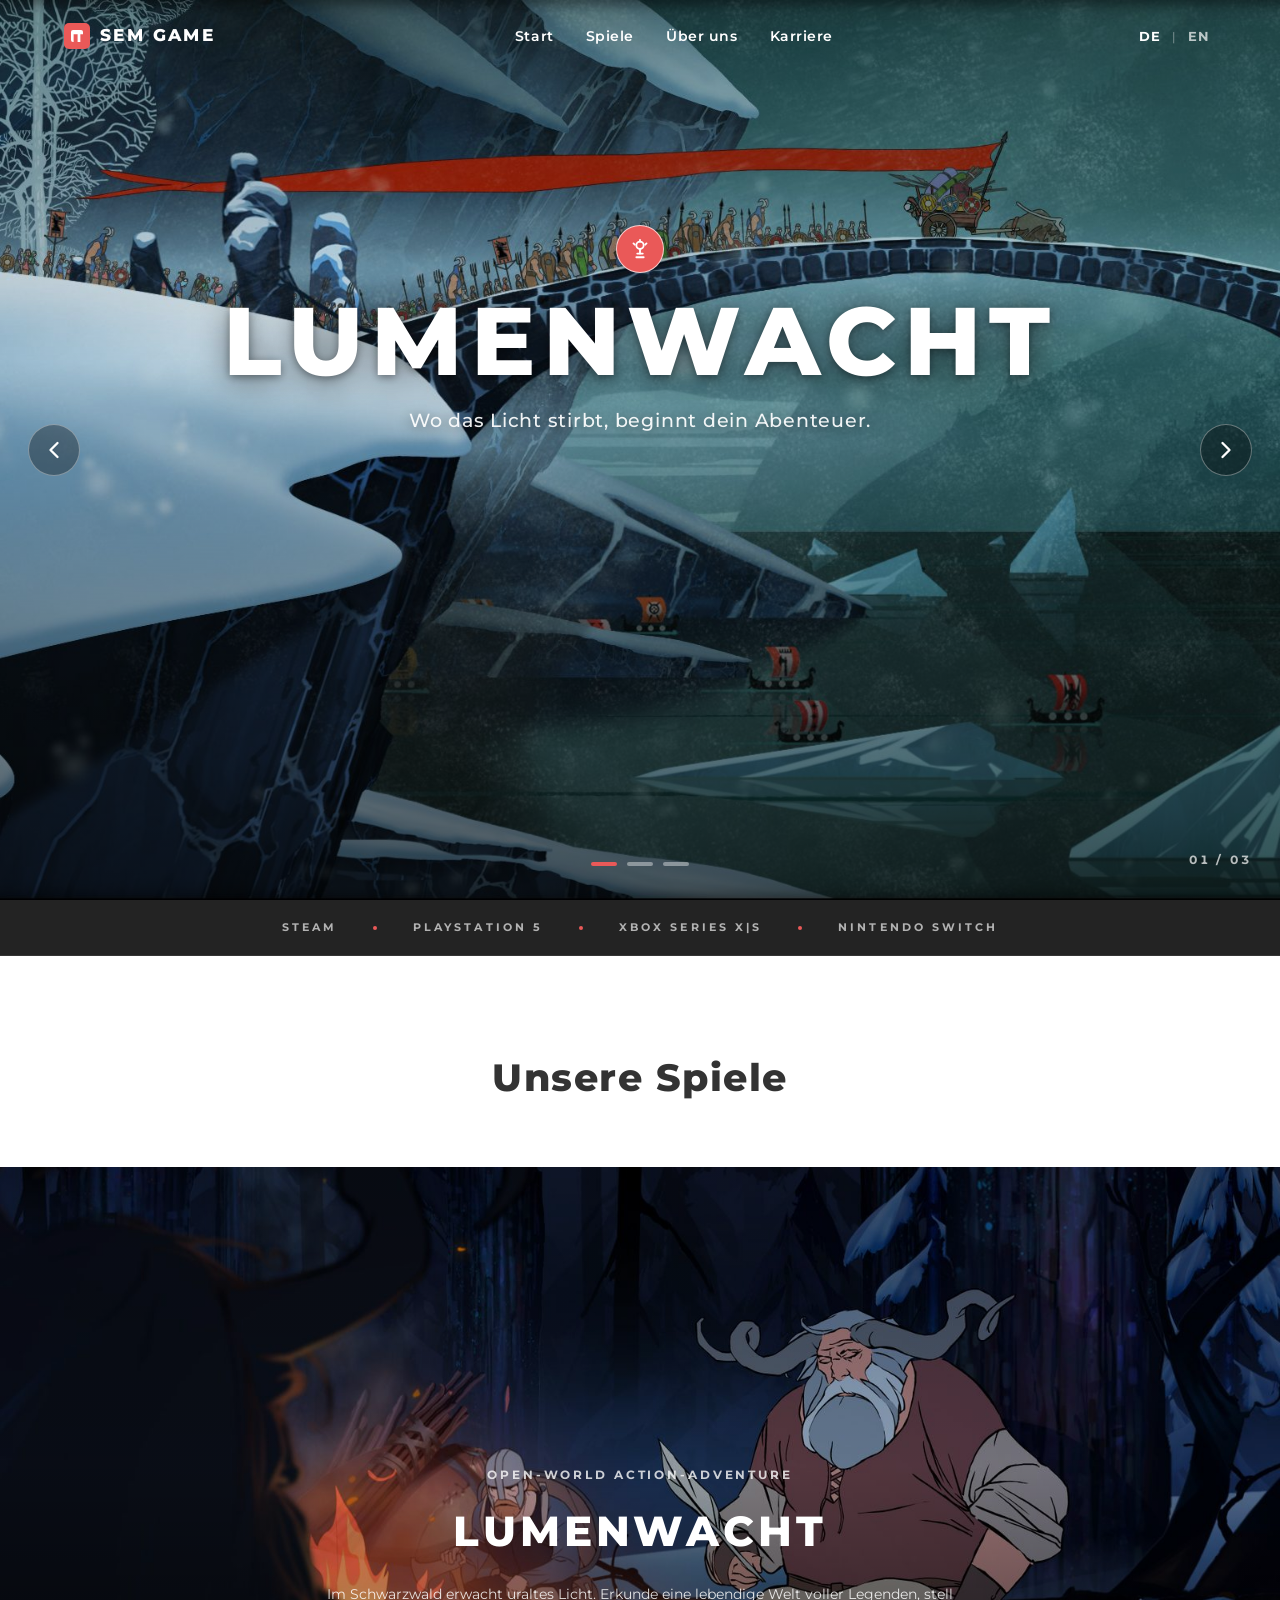
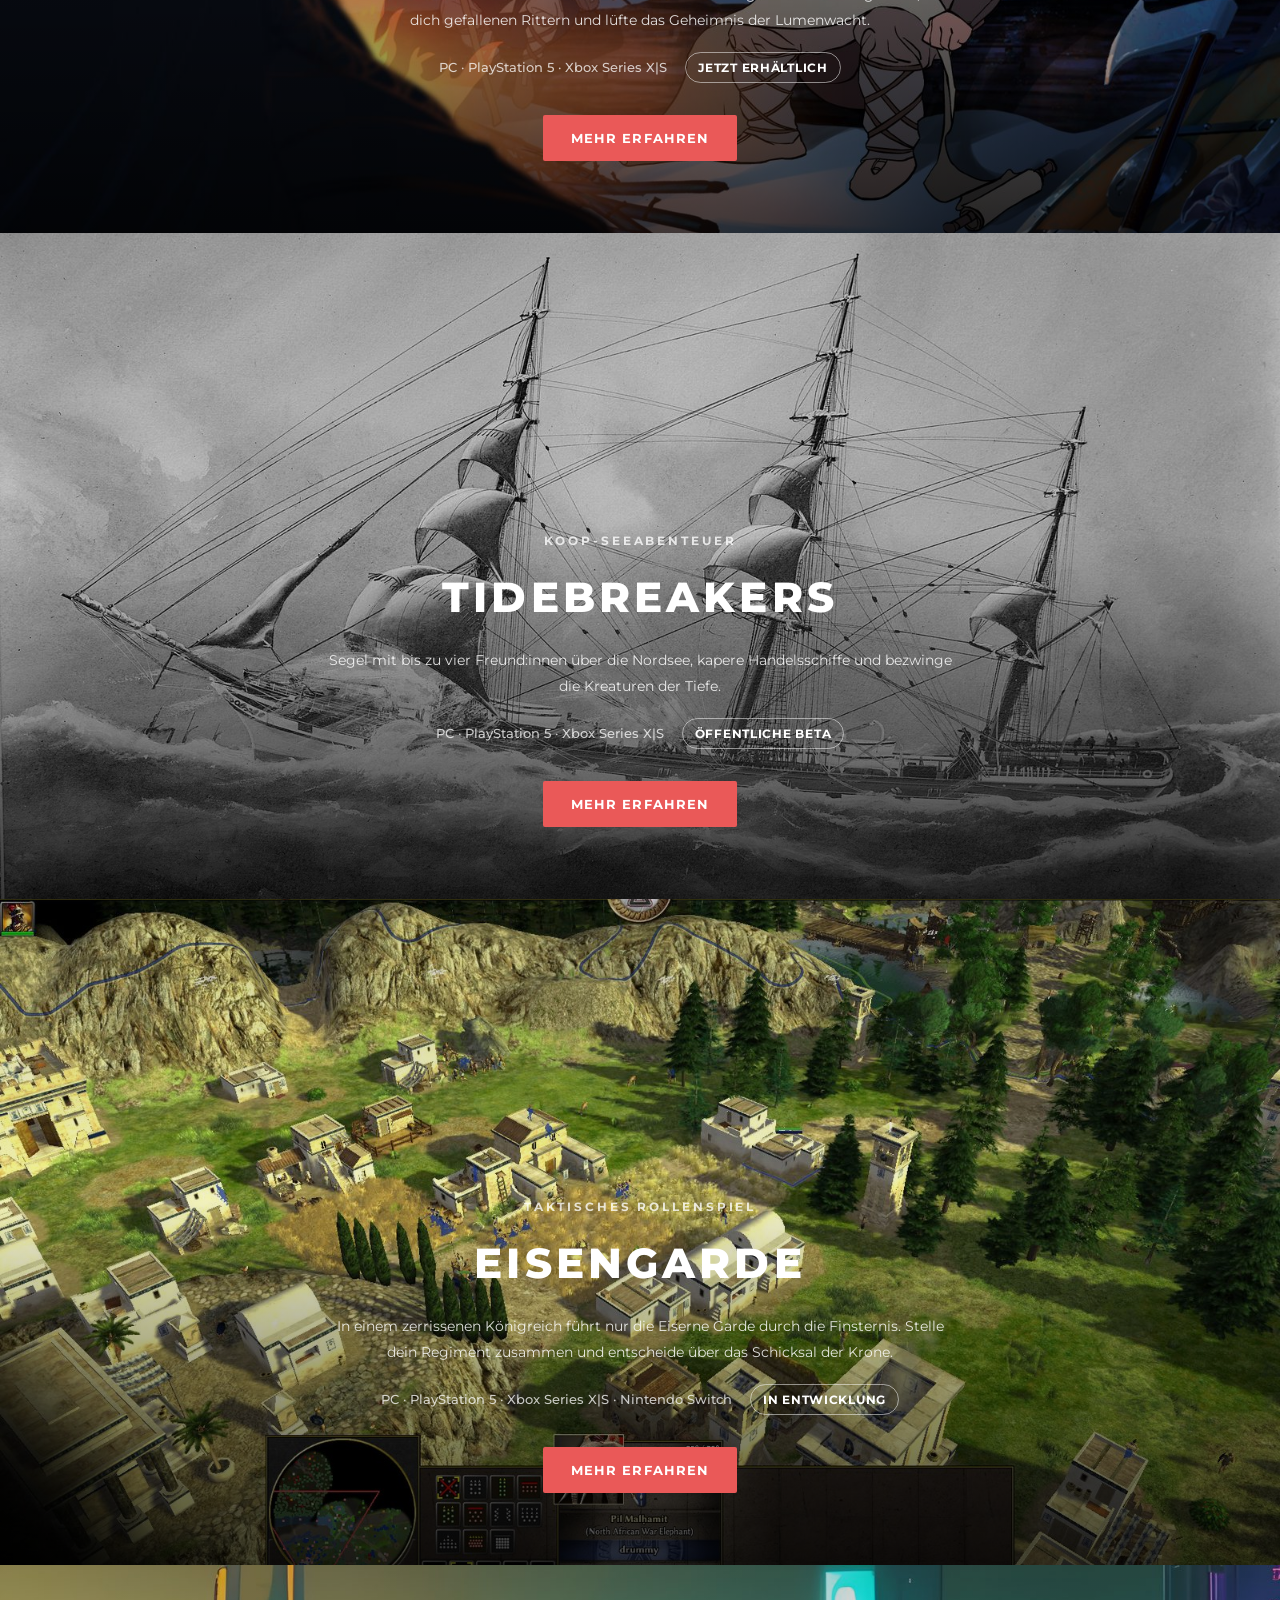
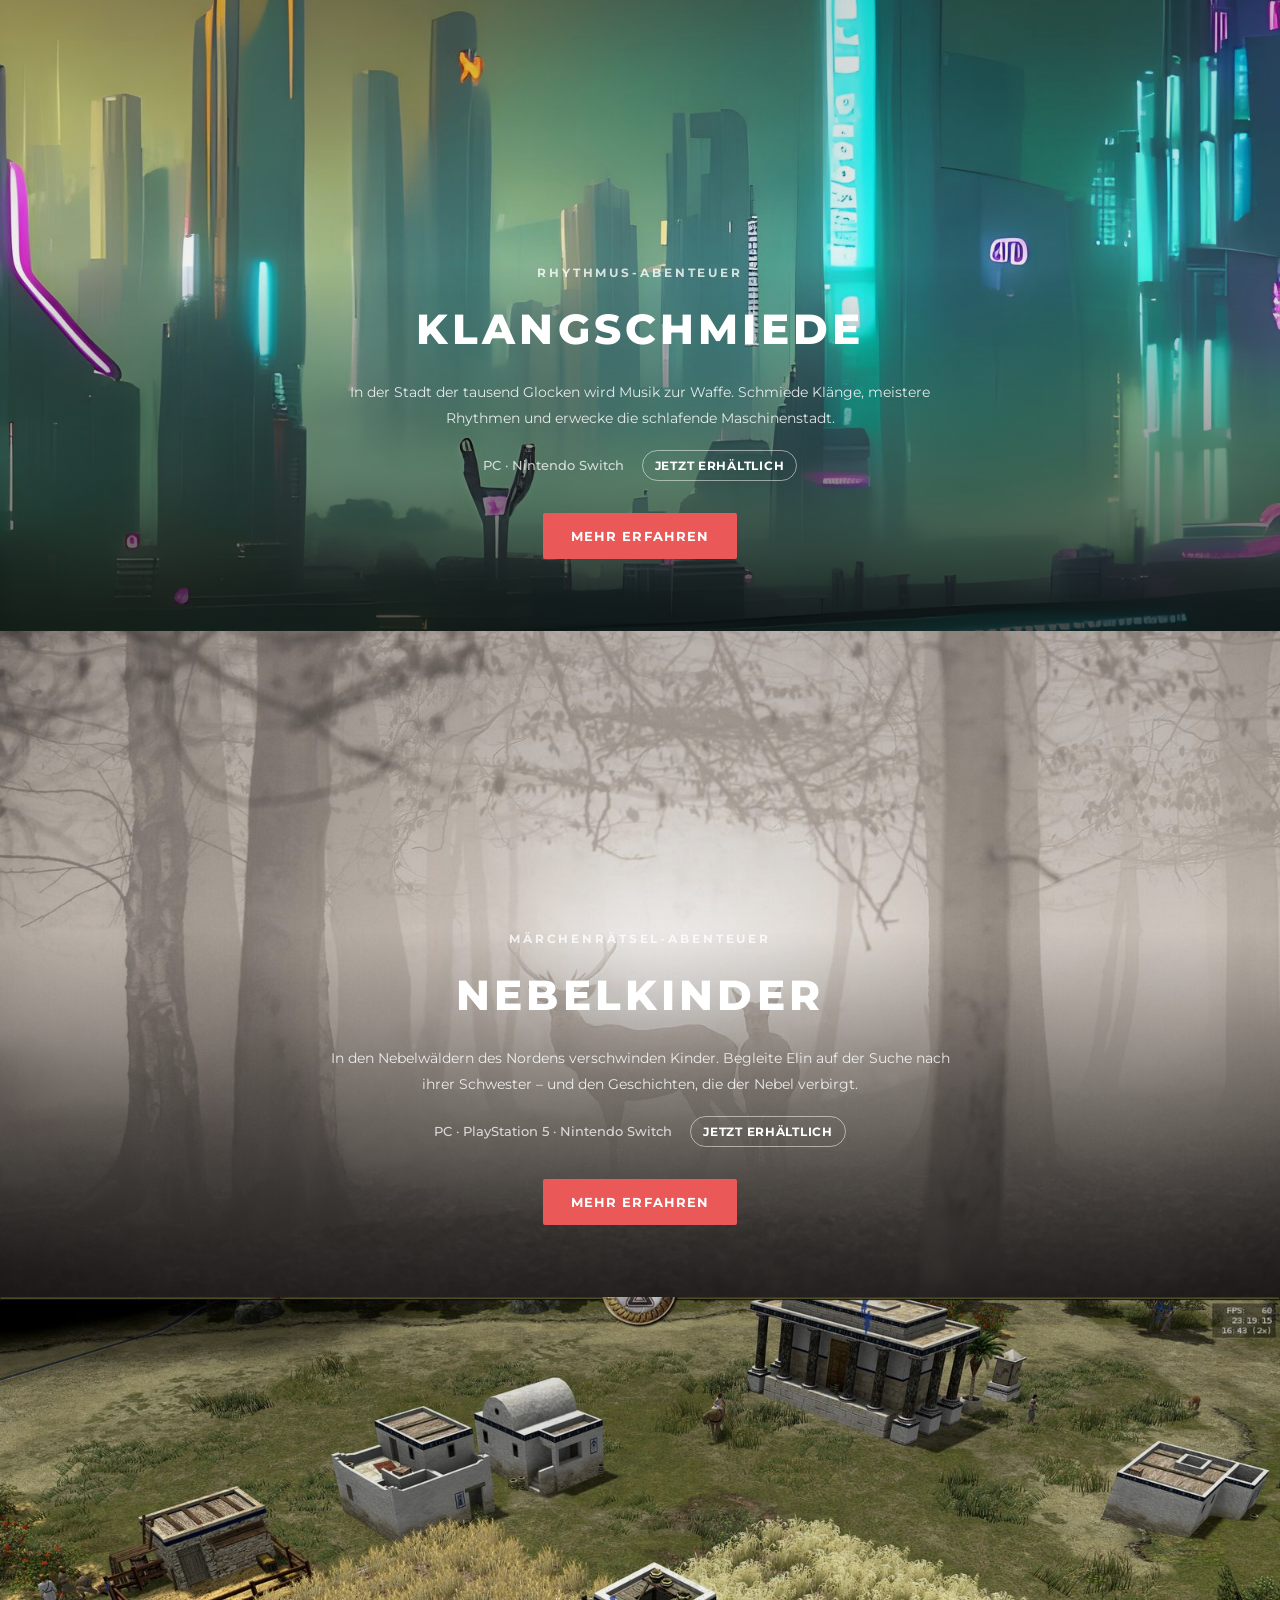
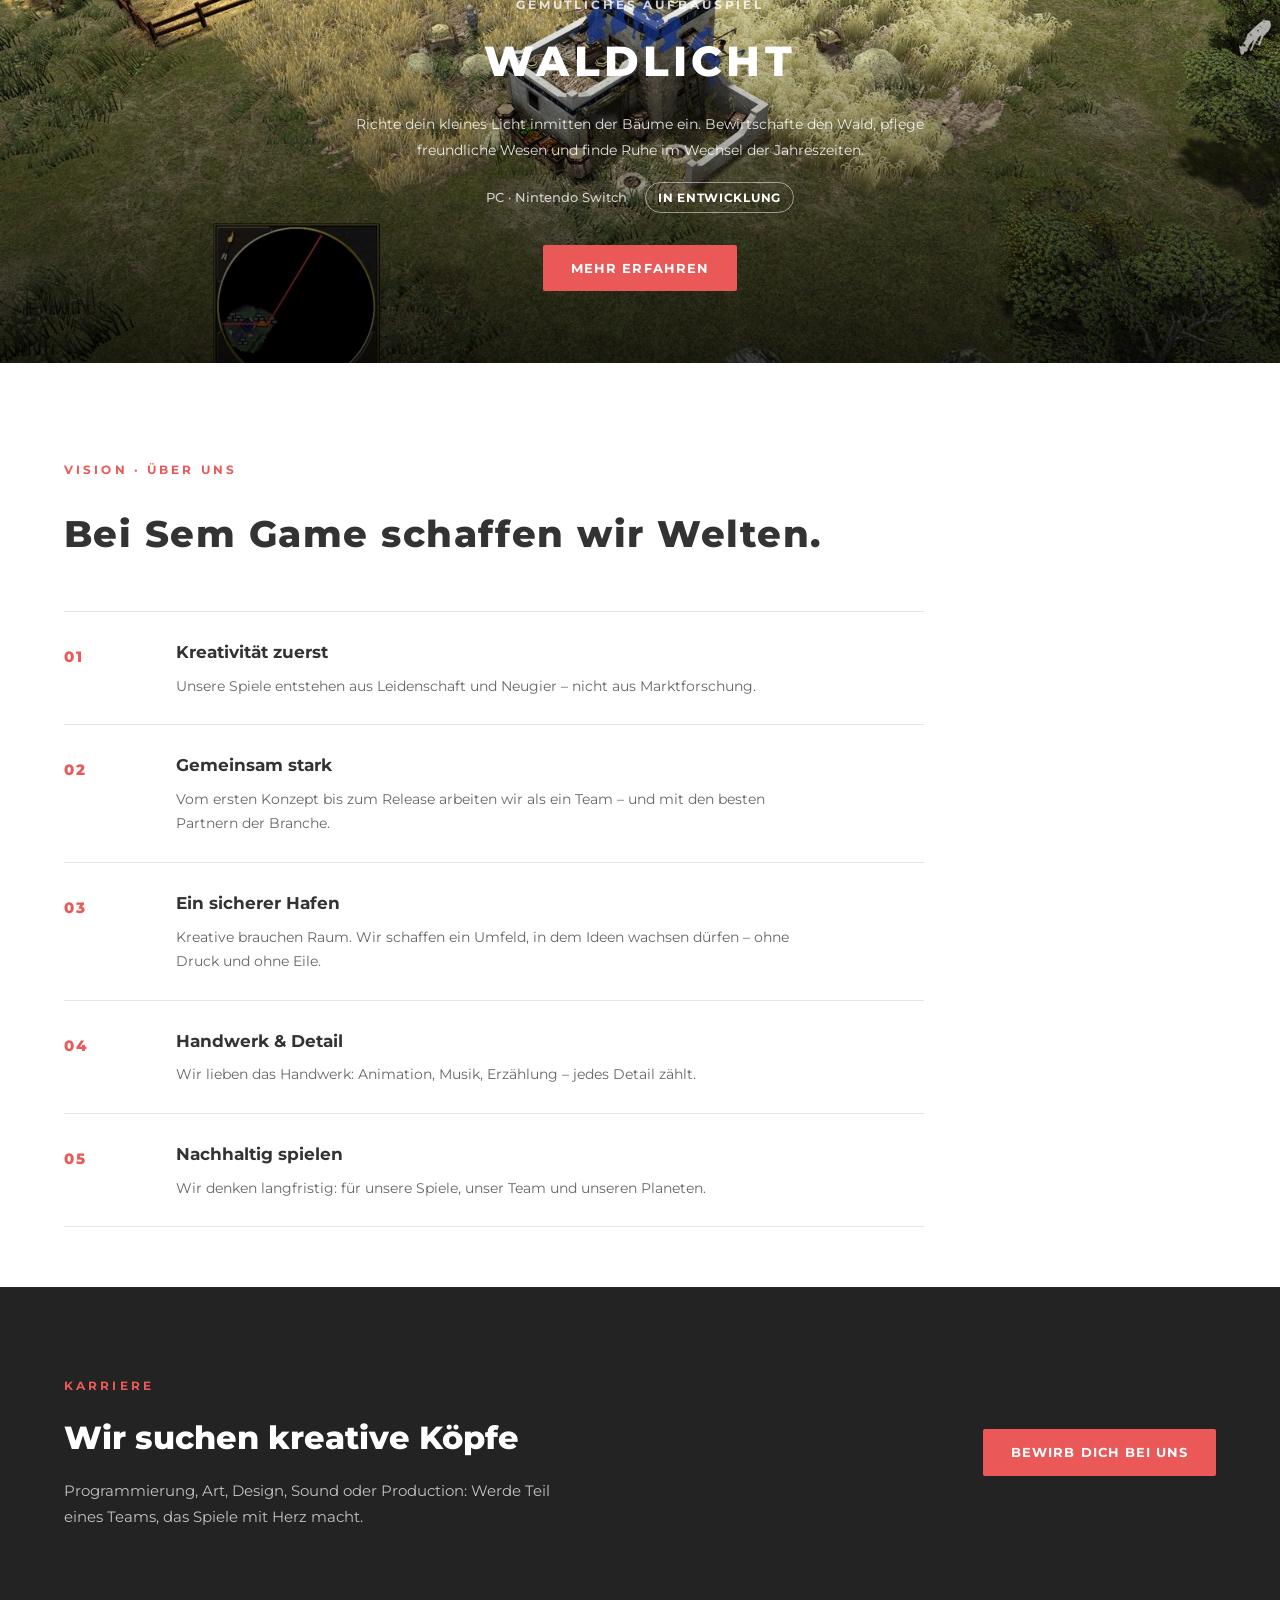
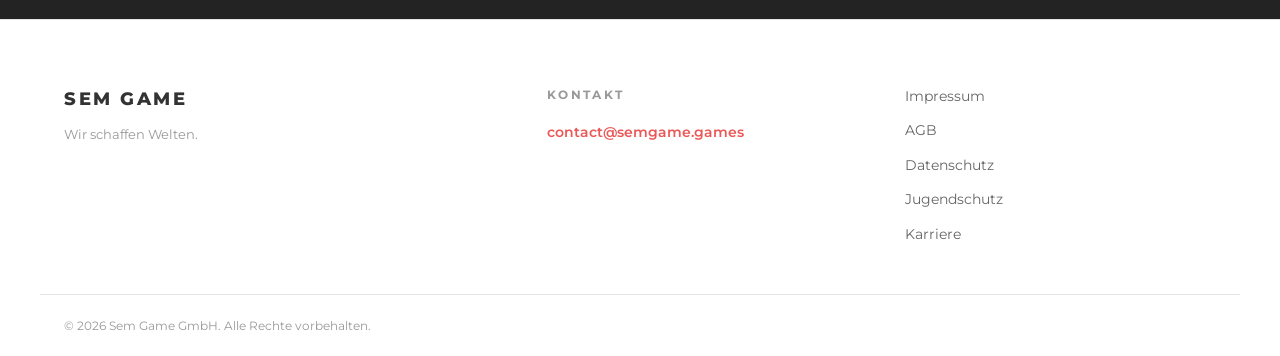
<file: index.html>
<!DOCTYPE html>
<html lang="de" data-lang="de">
<head>
<meta charset="UTF-8">
<meta name="viewport" content="width=device-width, initial-scale=1.0">
<title>Sem Game GmbH – Wir schaffen Welten</title>
<meta name="description" content="Sem Game GmbH ist ein unabhängiges Spielestudio aus Deutschland. Wir entwickeln Lumenwacht, Tidebreakers, Eisengarde und weitere Spiele für PC, PlayStation, Xbox und Nintendo Switch.">
<meta property="og:title" content="Sem Game GmbH">
<meta property="og:description" content="Wir schaffen Welten. Indie-Games aus Deutschland.">
<meta property="og:type" content="website">
<meta property="og:url" content="https://semgame.games">
<link rel="icon" href="data:image/svg+xml,%3Csvg xmlns='http://www.w3.org/2000/svg' viewBox='0 0 32 32'%3E%3Crect width='32' height='32' rx='6' fill='%23ea5958'/%3E%3Cpath d='M9 11h14v3.2l-2.6 6.8h-3.4l-1.5-4.4-1.5 4.4h-3.4L9 14.2V11zm4.6 2v1.4h4.8V13h-4.8z' fill='%23fff'/%3E%3C/svg%3E">
<link rel="preconnect" href="https://fonts.googleapis.com">
<link rel="preconnect" href="https://fonts.gstatic.com" crossorigin>
<link href="https://fonts.googleapis.com/css2?family=Montserrat:wght@400;500;600;700;800&display=swap" rel="stylesheet">
<link rel="stylesheet" href="assets/css/style.css?v=11">
</head>
<body>

<!-- ===================== NAV ===================== -->
<header class="site-header" id="siteHeader">
  <div class="container header-inner">
    <a href="#top" class="logo" aria-label="Sem Game – Home">
      <span class="logo-mark" aria-hidden="true"></span>
      <span class="logo-text">SEM&nbsp;GAME</span>
    </a>
    <nav class="main-nav" id="mainNav" aria-label="Hauptnavigation">
      <a href="#top" data-i18n="nav.home">Start</a>
      <a href="#games" data-i18n="nav.games">Spiele</a>
      <a href="#about" data-i18n="nav.about">Über&nbsp;uns</a>
      <a href="#careers" data-i18n="nav.careers">Karriere</a>
    </nav>
    <div class="header-right">
      <div class="lang-switch" role="group" aria-label="Sprache / Language">
        <button type="button" class="lang-btn is-active" data-lang-btn="de" aria-pressed="true">DE</button>
        <span class="lang-sep" aria-hidden="true">|</span>
        <button type="button" class="lang-btn" data-lang-btn="en" aria-pressed="false">EN</button>
      </div>
      <button type="button" class="nav-toggle" id="navToggle" aria-label="Menü" aria-expanded="false">
        <span></span><span></span><span></span>
      </button>
    </div>
  </div>
</header>

<main id="top">

<!-- ===================== HERO ===================== -->
<section class="hero" id="hero">
  <div class="hero-slides">

    <div class="hero-slide is-active">
      <img src="assets/img/hero-1-lumenwacht.jpg" alt="Lumenwacht" fetchpriority="high">
      <div class="hero-overlay"></div>
      <div class="hero-center">
        <div class="hero-emblem" aria-hidden="true">
          <svg viewBox="0 0 24 24" width="22" height="22" fill="none" stroke="currentColor" stroke-width="2" stroke-linecap="round" stroke-linejoin="round"><circle cx="12" cy="8" r="4"/><path d="M12 2v2"/><path d="M4.9 5.9l1.4 1.4"/><path d="M19.1 5.9l-1.4 1.4"/><path d="M8 21h8"/><path d="M9 17h6"/><path d="M12 12v5"/></svg>
        </div>
        <h1 class="hero-title hero-title-center">LUMENWACHT</h1>
        <p class="hero-tagline" data-i18n="hero1.tag">Wo das Licht stirbt, beginnt dein Abenteuer.</p>
      </div>
      <div class="container hero-content">
        <p class="hero-eyebrow" data-i18n="hero.eyebrow">Sem Game Studio · Indie-Games aus Deutschland</p>
        <p class="hero-kicker" data-i18n="hero1.kicker">Open-World Action-Adventure</p>
        <p class="hero-desc" data-i18n="hero1.desc">Ein Open-World-Action-Adventure im Herzen des Schwarzwalds. Als Hüterin des Lichts trittst du den Schatten entgegen, die zwischen den Wurzeln der uralten Wälder erwachen. Erkunde eine lebendige Welt voller Legenden und lüfte das Geheimnis der Lumenwacht.</p>
        <p class="hero-platform">PC · PlayStation 5 · Xbox Series X|S</p>
        <div class="hero-actions">
          <a href="#games" class="btn btn-primary" data-i18n="hero1.cta1">Mehr erfahren</a>
        </div>
      </div>
    </div>

    <div class="hero-slide">
      <img src="assets/img/hero-2-tidebreakers.jpg" alt="Tidebreakers">
      <div class="hero-overlay"></div>
      <div class="hero-center">
        <div class="hero-emblem" aria-hidden="true">
          <svg viewBox="0 0 24 24" width="22" height="22" fill="none" stroke="currentColor" stroke-width="2" stroke-linecap="round" stroke-linejoin="round"><circle cx="12" cy="5" r="2"/><path d="M12 7v13"/><path d="M4 14c0 4 3.5 7 8 7s8-3 8-7"/><path d="M4 14l-1.5-1"/><path d="M20 14l1.5-1"/></svg>
        </div>
        <h1 class="hero-title hero-title-center">TIDEBREAKERS</h1>
        <p class="hero-tagline" data-i18n="hero2.tag">Segel in den Sturm. Jede Welle zählt.</p>
      </div>
      <div class="container hero-content">
        <p class="hero-eyebrow" data-i18n="hero.eyebrow">Sem Game Studio · Indie-Games aus Deutschland</p>
        <p class="hero-kicker" data-i18n="hero2.kicker">Koop-Seeabenteuer</p>
        <p class="hero-desc" data-i18n="hero2.desc">Segel mit deiner Crew in den Sturm. Ein kooperatives Seeabenteuer über die Nordsee, in dem jede Welle zählt. Kapere Handelsschiffe, bezwinge die Kreaturen der Tiefe und entdecke vergessene Inseln.</p>
        <p class="hero-platform">PC · PlayStation 5 · Xbox Series X|S</p>
        <div class="hero-actions">
          <a href="#games" class="btn btn-primary" data-i18n="hero2.cta1">Mehr erfahren</a>
        </div>
      </div>
    </div>

    <div class="hero-slide">
      <img src="assets/img/hero-3-eisengarde.jpg" alt="Eisengarde">
      <div class="hero-overlay"></div>
      <div class="hero-center">
        <div class="hero-emblem" aria-hidden="true">
          <svg viewBox="0 0 24 24" width="22" height="22" fill="none" stroke="currentColor" stroke-width="2" stroke-linecap="round" stroke-linejoin="round"><path d="M12 2l8 4v6c0 5-3.5 8.5-8 10-4.5-1.5-8-5-8-10V6l8-4z"/></svg>
        </div>
        <h1 class="hero-title hero-title-center">EISENGARDE</h1>
        <p class="hero-tagline" data-i18n="hero3.tag">Schmiede dein Schicksal. Entscheide über die Krone.</p>
      </div>
      <div class="container hero-content">
        <p class="hero-eyebrow" data-i18n="hero.eyebrow">Sem Game Studio · Indie-Games aus Deutschland</p>
        <p class="hero-kicker" data-i18n="hero3.kicker">Taktisches Rollenspiel</p>
        <p class="hero-desc" data-i18n="hero3.desc">Ein zerrissenes Königreich. Eine letzte Garde. Schmiede dein Schicksal, stelle dein Regiment zusammen und entscheide über das Schicksal der Krone.</p>
        <p class="hero-platform">PC · PlayStation 5 · Xbox Series X|S · Nintendo Switch</p>
        <div class="hero-actions">
          <a href="#games" class="btn btn-primary" data-i18n="hero3.cta1">Mehr erfahren</a>
        </div>
      </div>
    </div>

  </div>

  <button type="button" class="hero-arrow hero-prev" id="heroPrev" aria-label="Vorherige Folie">
    <svg viewBox="0 0 24 24" width="28" height="28" fill="none" stroke="currentColor" stroke-width="2" stroke-linecap="round" stroke-linejoin="round"><polyline points="15 18 9 12 15 6"/></svg>
  </button>
  <button type="button" class="hero-arrow hero-next" id="heroNext" aria-label="Nächste Folie">
    <svg viewBox="0 0 24 24" width="28" height="28" fill="none" stroke="currentColor" stroke-width="2" stroke-linecap="round" stroke-linejoin="round"><polyline points="9 18 15 12 9 6"/></svg>
  </button>
  <div class="hero-dots" id="heroDots" role="tablist" aria-label="Folien"></div>
  <div class="hero-counter" id="heroCounter" aria-hidden="true">01 / 03</div>
</section>

<!-- ===================== PLATFORM STRIP ===================== -->
<div class="platform-strip" aria-hidden="true">
  <div class="container platform-strip-inner">
    <span>STEAM</span><i></i>
    <span>PLAYSTATION 5</span><i></i>
    <span>XBOX SERIES X|S</span><i></i>
    <span>NINTENDO SWITCH</span>
  </div>
</div>

<!-- ===================== GAMES ===================== -->
<section class="games" id="games">
  <h2 class="section-title" data-i18n="games.title">Unsere Spiele</h2>

  <article class="game">
    <img src="assets/img/game-lumenwacht.jpg" alt="Lumenwacht" loading="lazy">
    <div class="game-overlay"></div>
    <div class="container game-body">
      <p class="game-tag" data-i18n="game1.tag">Open-World Action-Adventure</p>
      <h3 class="game-name">LUMENWACHT</h3>
      <p class="game-desc" data-i18n="game1.desc">Im Schwarzwald erwacht uraltes Licht. Erkunde eine lebendige Welt voller Legenden, stell dich gefallenen Rittern und lüfte das Geheimnis der Lumenwacht.</p>
      <div class="game-meta">
        <span class="game-platform">PC · PlayStation 5 · Xbox Series X|S</span>
        <span class="game-status" data-i18n="game1.status">Jetzt erhältlich</span>
      </div>
      <a href="games/lumenwacht.html" class="btn btn-primary btn-sm game-link" data-i18n="game.cta">Mehr erfahren</a>
</div>
  </article>

  <article class="game">
    <img src="assets/img/game-tidebreakers.jpg" alt="Tidebreakers" loading="lazy">
    <div class="game-overlay"></div>
    <div class="container game-body">
      <p class="game-tag" data-i18n="game2.tag">Koop-Seeabenteuer</p>
      <h3 class="game-name">TIDEBREAKERS</h3>
      <p class="game-desc" data-i18n="game2.desc">Segel mit bis zu vier Freund:innen über die Nordsee, kapere Handelsschiffe und bezwinge die Kreaturen der Tiefe.</p>
      <div class="game-meta">
        <span class="game-platform">PC · PlayStation 5 · Xbox Series X|S</span>
        <span class="game-status" data-i18n="game2.status">Öffentliche Beta</span>
      </div>
      <a href="games/tidebreakers.html" class="btn btn-primary btn-sm game-link" data-i18n="game.cta">Mehr erfahren</a>
</div>
  </article>

  <article class="game">
    <img src="assets/img/game-eisengarde.jpg" alt="Eisengarde" loading="lazy">
    <div class="game-overlay"></div>
    <div class="container game-body">
      <p class="game-tag" data-i18n="game3.tag">Taktisches Rollenspiel</p>
      <h3 class="game-name">EISENGARDE</h3>
      <p class="game-desc" data-i18n="game3.desc">In einem zerrissenen Königreich führt nur die Eiserne Garde durch die Finsternis. Stelle dein Regiment zusammen und entscheide über das Schicksal der Krone.</p>
      <div class="game-meta">
        <span class="game-platform">PC · PlayStation 5 · Xbox Series X|S · Nintendo Switch</span>
        <span class="game-status" data-i18n="game3.status">In Entwicklung</span>
      </div>
      <a href="games/eisengarde.html" class="btn btn-primary btn-sm game-link" data-i18n="game.cta">Mehr erfahren</a>
</div>
  </article>

  <article class="game">
    <img src="assets/img/game-klangschmiede.jpg" alt="Klangschmiede" loading="lazy">
    <div class="game-overlay"></div>
    <div class="container game-body">
      <p class="game-tag" data-i18n="game4.tag">Rhythmus-Abenteuer</p>
      <h3 class="game-name">KLANGSCHMIEDE</h3>
      <p class="game-desc" data-i18n="game4.desc">In der Stadt der tausend Glocken wird Musik zur Waffe. Schmiede Klänge, meistere Rhythmen und erwecke die schlafende Maschinenstadt.</p>
      <div class="game-meta">
        <span class="game-platform">PC · Nintendo Switch</span>
        <span class="game-status" data-i18n="game4.status">Jetzt erhältlich</span>
      </div>
      <a href="games/klangschmiede.html" class="btn btn-primary btn-sm game-link" data-i18n="game.cta">Mehr erfahren</a>
</div>
  </article>

  <article class="game">
    <img src="assets/img/game-nebelkinder.jpg" alt="Nebelkinder" loading="lazy">
    <div class="game-overlay"></div>
    <div class="container game-body">
      <p class="game-tag" data-i18n="game5.tag">Märchenrätsel-Abenteuer</p>
      <h3 class="game-name">NEBELKINDER</h3>
      <p class="game-desc" data-i18n="game5.desc">In den Nebelwäldern des Nordens verschwinden Kinder. Begleite Elin auf der Suche nach ihrer Schwester – und den Geschichten, die der Nebel verbirgt.</p>
      <div class="game-meta">
        <span class="game-platform">PC · PlayStation 5 · Nintendo Switch</span>
        <span class="game-status" data-i18n="game5.status">Jetzt erhältlich</span>
      </div>
      <a href="games/nebelkinder.html" class="btn btn-primary btn-sm game-link" data-i18n="game.cta">Mehr erfahren</a>
</div>
  </article>

  <article class="game">
    <img src="assets/img/game-waldlicht.jpg" alt="Waldlicht" loading="lazy">
    <div class="game-overlay"></div>
    <div class="container game-body">
      <p class="game-tag" data-i18n="game6.tag">Gemütliches Aufbauspiel</p>
      <h3 class="game-name">WALDLICHT</h3>
      <p class="game-desc" data-i18n="game6.desc">Richte dein kleines Licht inmitten der Bäume ein. Bewirtschafte den Wald, pflege freundliche Wesen und finde Ruhe im Wechsel der Jahreszeiten.</p>
      <div class="game-meta">
        <span class="game-platform">PC · Nintendo Switch</span>
        <span class="game-status" data-i18n="game6.status">In Entwicklung</span>
      </div>
      <a href="games/waldlicht.html" class="btn btn-primary btn-sm game-link" data-i18n="game.cta">Mehr erfahren</a>
</div>
  </article>

</section>


<!-- ===================== ABOUT / VISION ===================== -->
<section class="about" id="about">
  <div class="container">
    <p class="eyebrow" data-i18n="about.eyebrow">Vision · Über uns</p>
    <h2 class="section-title section-title-left reveal" data-i18n="about.title">Bei Sem Game schaffen wir Welten.</h2>

    <div class="vision-list">
      <div class="vision-item reveal">
        <span class="vision-num">01</span>
        <div class="vision-copy">
          <h3 data-i18n="about.v1t">Kreativität zuerst</h3>
          <p data-i18n="about.v1d">Unsere Spiele entstehen aus Leidenschaft und Neugier – nicht aus Marktforschung.</p>
        </div>
      </div>
      <div class="vision-item reveal">
        <span class="vision-num">02</span>
        <div class="vision-copy">
          <h3 data-i18n="about.v2t">Gemeinsam stark</h3>
          <p data-i18n="about.v2d">Vom ersten Konzept bis zum Release arbeiten wir als ein Team – und mit den besten Partnern der Branche.</p>
        </div>
      </div>
      <div class="vision-item reveal">
        <span class="vision-num">03</span>
        <div class="vision-copy">
          <h3 data-i18n="about.v3t">Ein sicherer Hafen</h3>
          <p data-i18n="about.v3d">Kreative brauchen Raum. Wir schaffen ein Umfeld, in dem Ideen wachsen dürfen – ohne Druck und ohne Eile.</p>
        </div>
      </div>
      <div class="vision-item reveal">
        <span class="vision-num">04</span>
        <div class="vision-copy">
          <h3 data-i18n="about.v4t">Handwerk & Detail</h3>
          <p data-i18n="about.v4d">Wir lieben das Handwerk: Animation, Musik, Erzählung – jedes Detail zählt.</p>
        </div>
      </div>
      <div class="vision-item reveal">
        <span class="vision-num">05</span>
        <div class="vision-copy">
          <h3 data-i18n="about.v5t">Nachhaltig spielen</h3>
          <p data-i18n="about.v5d">Wir denken langfristig: für unsere Spiele, unser Team und unseren Planeten.</p>
        </div>
      </div>
    </div>

  </div>
</section>

<!-- ===================== CAREERS ===================== -->
<section class="careers" id="careers">
  <div class="container careers-inner">
    <div class="careers-copy reveal">
      <p class="eyebrow" data-i18n="careers.eyebrow">Karriere</p>
      <h2 class="careers-title" data-i18n="careers.title">Wir suchen kreative Köpfe</h2>
      <p class="careers-text" data-i18n="careers.text">Programmierung, Art, Design, Sound oder Production: Werde Teil eines Teams, das Spiele mit Herz macht.</p>
    </div>
    <div class="careers-actions reveal">
      <a href="mailto:contact@semgame.games" class="btn btn-primary" data-i18n="careers.cta">Bewirb dich bei uns</a>
    </div>
  </div>
</section>


</main>

<!-- ===================== FOOTER ===================== -->
<footer class="site-footer">
  <div class="container footer-inner">
    <div class="footer-brand">
      <p class="footer-logo">SEM&nbsp;GAME</p>
      <p class="footer-slogan" data-i18n="footer.slogan">Wir schaffen Welten.</p>
    </div>
    <div class="footer-contact">
      <h4 data-i18n="footer.contact">Kontakt</h4>
      <a href="mailto:contact@semgame.games" class="footer-mail">contact@semgame.games</a>
    </div>
    <nav class="footer-links" aria-label="Rechtliches">
      <a href="#top" data-i18n="footer.impressum">Impressum</a>
      <a href="#top" data-i18n="footer.agb">AGB</a>
      <a href="#top" data-i18n="footer.privacy">Datenschutz</a>
      <a href="#top" data-i18n="footer.youth">Jugendschutz</a>
      <a href="#top" data-i18n="footer.jobs">Karriere</a>
    </nav>
  </div>
  <div class="container footer-bottom">
    <p>© 2026 Sem Game GmbH. <span data-i18n="footer.rights">Alle Rechte vorbehalten.</span></p>
  </div>
</footer>

<script src="assets/js/main.js?v=9"></script>
</body>
</html>
</file>
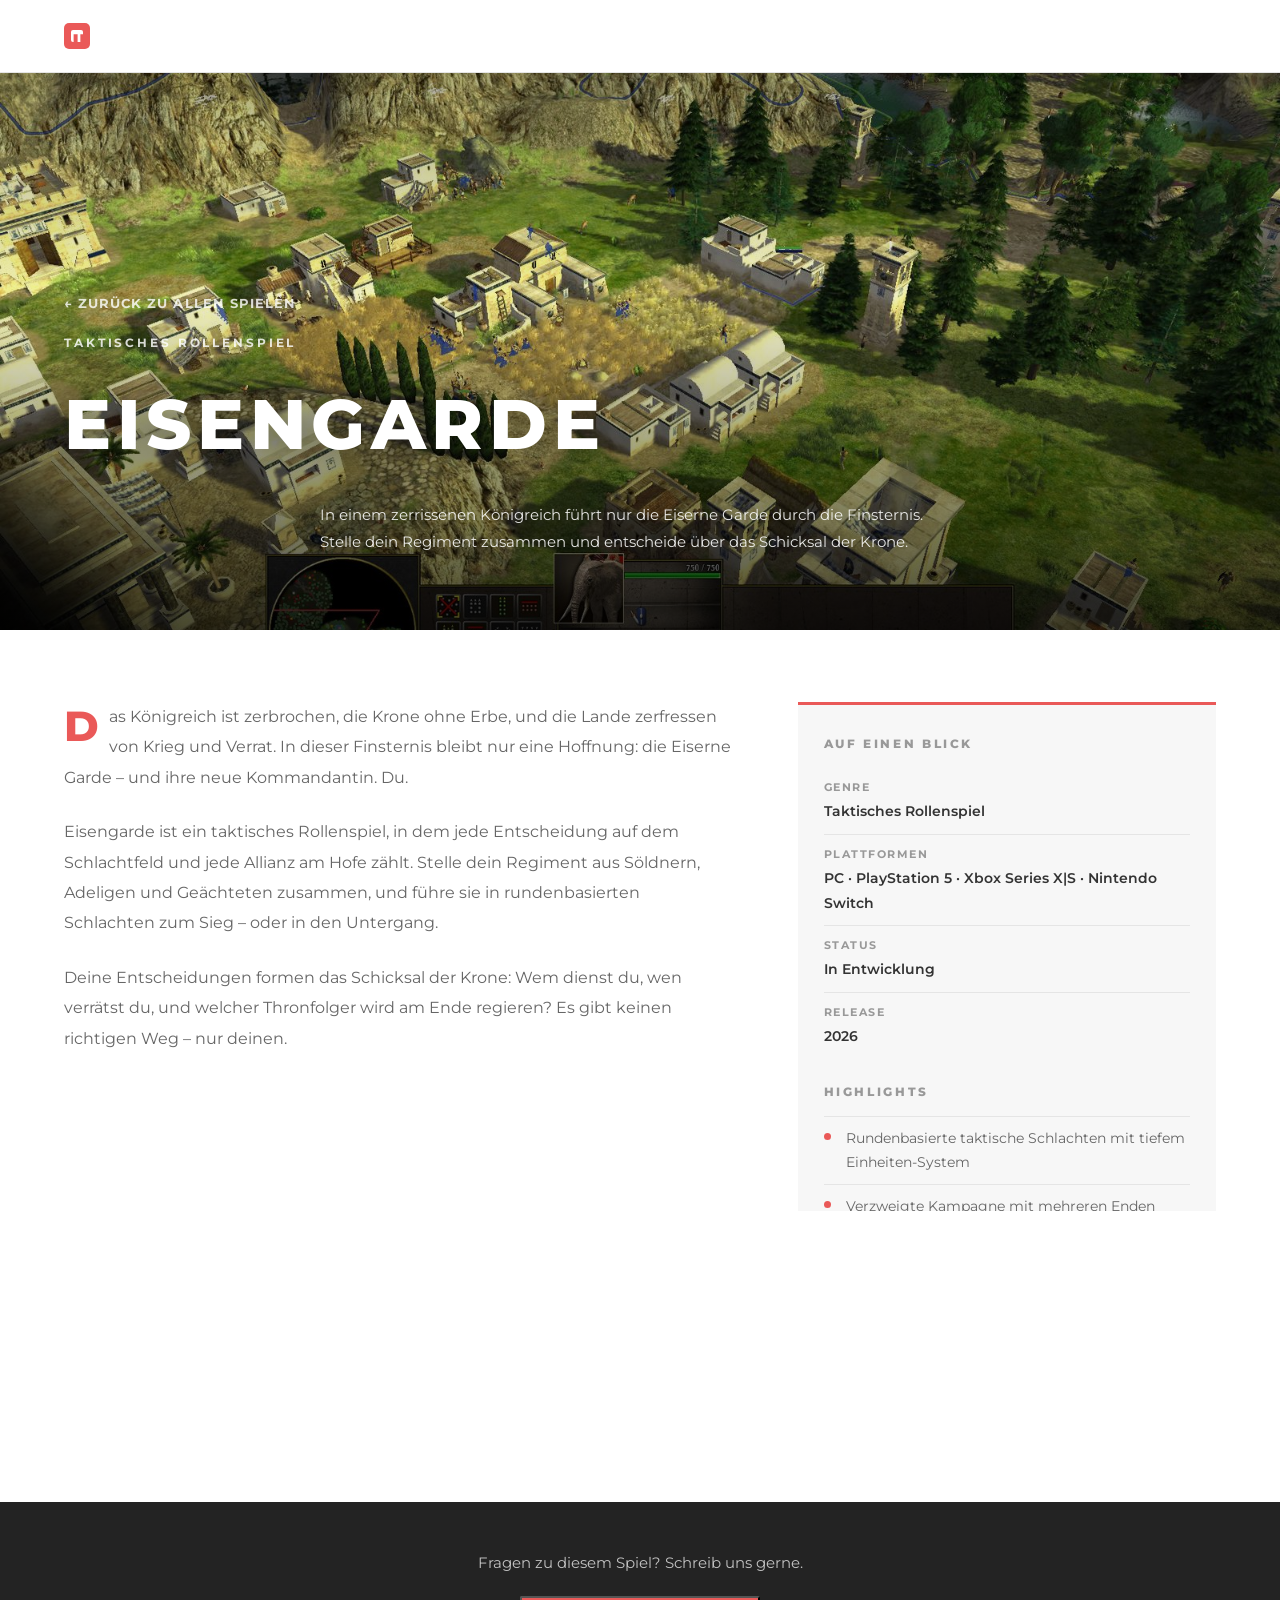
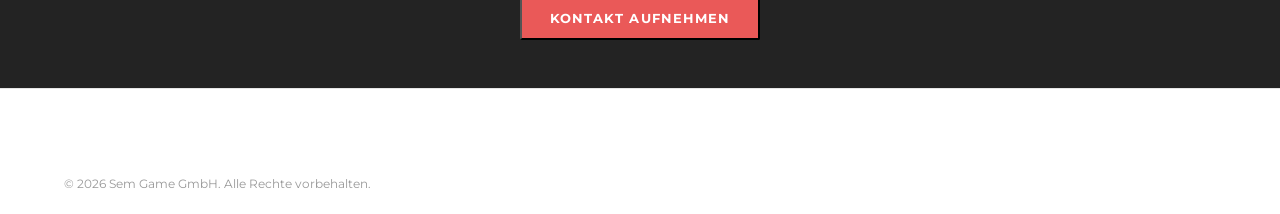
<file: games/eisengarde.html>
<!DOCTYPE html>
<html lang="de">
<head>
<meta charset="UTF-8">
<meta name="viewport" content="width=device-width, initial-scale=1.0">
<title>EISENGARDE – Sem Game GmbH</title>
<meta name="description" content="In einem zerrissenen Königreich führt nur die Eiserne Garde durch die Finsternis. Stelle dein Regiment zusammen und entscheide über das Schicksal der Krone.">
<link rel="icon" href="data:image/svg+xml,%3Csvg xmlns='http://www.w3.org/2000/svg' viewBox='0 0 32 32'%3E%3Crect width='32' height='32' rx='6' fill='%23ea5958'/%3E%3Cpath d='M9 11h14v3.2l-2.6 6.8h-3.4l-1.5-4.4-1.5 4.4h-3.4L9 14.2V11zm4.6 2v1.4h4.8V13h-4.8z' fill='%23fff'/%3E%3C/svg%3E">
<link rel="preconnect" href="https://fonts.googleapis.com">
<link rel="preconnect" href="https://fonts.gstatic.com" crossorigin>
<link href="https://fonts.googleapis.com/css2?family=Montserrat:wght@400;500;600;700;800&display=swap" rel="stylesheet">
<link rel="stylesheet" href="../assets/css/style.css?v=11">
<style>
  .site-header { background: #fff; box-shadow: 0 1px 0 var(--line), 0 6px 24px rgba(0,0,0,.06); }
  .detail-hero { position: relative; min-height: 62vh; display: flex; align-items: flex-end; overflow: hidden; background: #111; margin-top: var(--header-h); }
  .detail-hero img { position: absolute; inset: 0; width: 100%; height: 100%; object-fit: cover; }
  .detail-hero-overlay { position: absolute; inset: 0; background: linear-gradient(180deg, rgba(0,0,0,.3) 0%, rgba(0,0,0,.05) 40%, rgba(0,0,0,.72) 100%); }
  .detail-hero-body { position: relative; z-index: 2; width: 100%; padding: 64px 24px 56px; color: #fff; }
  .detail-back { display: inline-flex; align-items: center; gap: 8px; font-size: 13px; font-weight: 700; letter-spacing: .08em; text-transform: uppercase; color: rgba(255,255,255,.8); margin-bottom: 18px; transition: color .2s var(--ease); }
  .detail-back:hover { color: #fff; }
  .detail-hero .game-tag { color: rgba(255,255,255,.82); margin-bottom: 10px; }
  .detail-title { font-size: clamp(2.4rem, 6vw, 4.4rem); font-weight: 800; letter-spacing: .08em; text-transform: uppercase; margin-bottom: 14px; text-shadow: 0 4px 32px rgba(0,0,0,.5); }
  .detail-hero .game-desc { max-width: 640px; font-size: 15px; line-height: 1.85; color: rgba(255,255,255,.88); margin-bottom: 18px; }
  .detail-body { padding: 72px 0 96px; }
  .detail-grid { display: grid; grid-template-columns: 1.6fr 1fr; gap: 64px; align-items: start; }
  .detail-long p { font-size: 16px; line-height: 1.9; color: var(--ink-2); margin-bottom: 24px; }
  .detail-long p:first-child::first-letter { font-size: 2.6em; font-weight: 800; line-height: 1; float: left; margin: 4px 10px 0 0; color: var(--brand); }
  .detail-panel { background: var(--bg-soft); border-top: 3px solid var(--brand); padding: 28px 26px; position: sticky; top: 96px; }
  .detail-panel h3 { font-size: 12px; font-weight: 800; letter-spacing: .22em; text-transform: uppercase; color: var(--ink-3); margin-bottom: 14px; }
  .detail-panel .row { padding: 10px 0; border-top: 1px solid var(--line); font-size: 14px; }
  .detail-panel .row:first-of-type { border-top: none; }
  .detail-panel .k { display: block; font-size: 11px; font-weight: 700; letter-spacing: .14em; text-transform: uppercase; color: var(--ink-3); margin-bottom: 2px; }
  .detail-panel .v { font-weight: 600; color: var(--ink); }
  .detail-panel ul { list-style: none; margin: 0 0 8px; padding: 0; }
  .detail-panel li { position: relative; padding: 9px 0 9px 22px; font-size: 14px; color: var(--ink-2); border-top: 1px solid var(--line); }
  .detail-panel li::before { content: ""; position: absolute; left: 0; top: 16px; width: 7px; height: 7px; border-radius: 50%; background: var(--brand); }
  .detail-cta { margin-top: 56px; padding: 48px 0; background: var(--dark); color: #fff; text-align: center; }
  .detail-cta p { color: rgba(255,255,255,.72); margin-bottom: 20px; }
  @media (max-width: 860px) {
    .detail-grid { grid-template-columns: 1fr; gap: 40px; }
    .detail-panel { position: static; }
    .detail-hero { min-height: 54vh; }
  }
</style>
</head>
<body>

<header class="site-header">
  <div class="container header-inner">
    <a href="../index.html" class="logo" aria-label="Sem Game – Home">
      <span class="logo-mark" aria-hidden="true"></span>
      <span class="logo-text">SEM&nbsp;GAME</span>
    </a>
    <nav class="main-nav" aria-label="Hauptnavigation">
      <a href="../index.html#top">Start</a>
      <a href="../index.html#games">Spiele</a>
      <a href="../index.html#about">Über&nbsp;uns</a>
      <a href="../index.html#careers">Karriere</a>
    </nav>
    <div class="header-right">
      <div class="lang-switch" role="group" aria-label="Sprache / Language">
        <button type="button" class="lang-btn is-active" data-lang-btn="de" aria-pressed="true">DE</button>
        <span class="lang-sep" aria-hidden="true">|</span>
        <button type="button" class="lang-btn" data-lang-btn="en" aria-pressed="false">EN</button>
      </div>
    </div>
  </div>
</header>

<main>
  <section class="detail-hero">
    <img src="../assets/img/game-eisengarde.jpg" alt="EISENGARDE">
    <div class="detail-hero-overlay"></div>
    <div class="container detail-hero-body">
      <a href="../index.html#games" class="detail-back" data-i18n="detail.back">&larr; Zurück zu allen Spielen</a>
      <p class="game-tag" data-i18n="eg.tag">Taktisches Rollenspiel</p>
      <h1 class="detail-title">EISENGARDE</h1>
      <p class="game-desc" data-i18n="eg.desc">In einem zerrissenen Königreich führt nur die Eiserne Garde durch die Finsternis. Stelle dein Regiment zusammen und entscheide über das Schicksal der Krone.</p>
    </div>
  </section>

  <div class="detail-body">
    <div class="container detail-grid">
      <div class="detail-long" data-i18n-group="long">
        <p data-i18n="eg.long1">Das Königreich ist zerbrochen, die Krone ohne Erbe, und die Lande zerfressen von Krieg und Verrat. In dieser Finsternis bleibt nur eine Hoffnung: die Eiserne Garde – und ihre neue Kommandantin. Du.</p>
        <p data-i18n="eg.long2">Eisengarde ist ein taktisches Rollenspiel, in dem jede Entscheidung auf dem Schlachtfeld und jede Allianz am Hofe zählt. Stelle dein Regiment aus Söldnern, Adeligen und Geächteten zusammen, und führe sie in rundenbasierten Schlachten zum Sieg – oder in den Untergang.</p>
        <p data-i18n="eg.long3">Deine Entscheidungen formen das Schicksal der Krone: Wem dienst du, wen verrätst du, und welcher Thronfolger wird am Ende regieren? Es gibt keinen richtigen Weg – nur deinen.</p>
      </div>
      <aside class="detail-panel">
        <h3 data-i18n="detail.facts">Auf einen Blick</h3>
        <div class="row"><span class="k" data-i18n="detail.genre">Genre</span><span class="v" data-i18n="eg.tag">Taktisches Rollenspiel</span></div>
        <div class="row"><span class="k" data-i18n="detail.platforms">Plattformen</span><span class="v">PC · PlayStation 5 · Xbox Series X|S · Nintendo Switch</span></div>
        <div class="row"><span class="k" data-i18n="detail.status">Status</span><span class="v" data-i18n="eg.status">In Entwicklung</span></div>
        <div class="row"><span class="k" data-i18n="detail.release">Release</span><span class="v">2026</span></div>
        <h3 style="margin-top:22px" data-i18n="detail.features">Highlights</h3>
        <ul>
          <li data-i18n="eg.f1">Rundenbasierte taktische Schlachten mit tiefem Einheiten-System</li>
          <li data-i18n="eg.f2">Verzweigte Kampagne mit mehreren Enden</li>
          <li data-i18n="eg.f3">Charaktere, die dich lieben, hassen oder verraten</li>
          <li data-i18n="eg.f4">Entwickelt mit Feedback aus der Community</li>
        </ul>
      </aside>
    </div>
  </div>

  <div class="detail-cta">
    <div class="container">
      <p data-i18n="detail.ctaText">Fragen zu diesem Spiel? Schreib uns gerne.</p>
      <button type="button" class="btn btn-primary" data-contact data-i18n="detail.ctaBtn">Kontakt aufnehmen</button>
    </div>
  </div>
</main>

<footer class="site-footer">
  <div class="container footer-bottom" style="border-top:none">
    <p>&copy; 2026 Sem Game GmbH. <span data-i18n="footer.rights">Alle Rechte vorbehalten.</span></p>
  </div>
</footer>

<script src="../assets/js/main.js?v=9"></script>
</body>
</html>
</file>
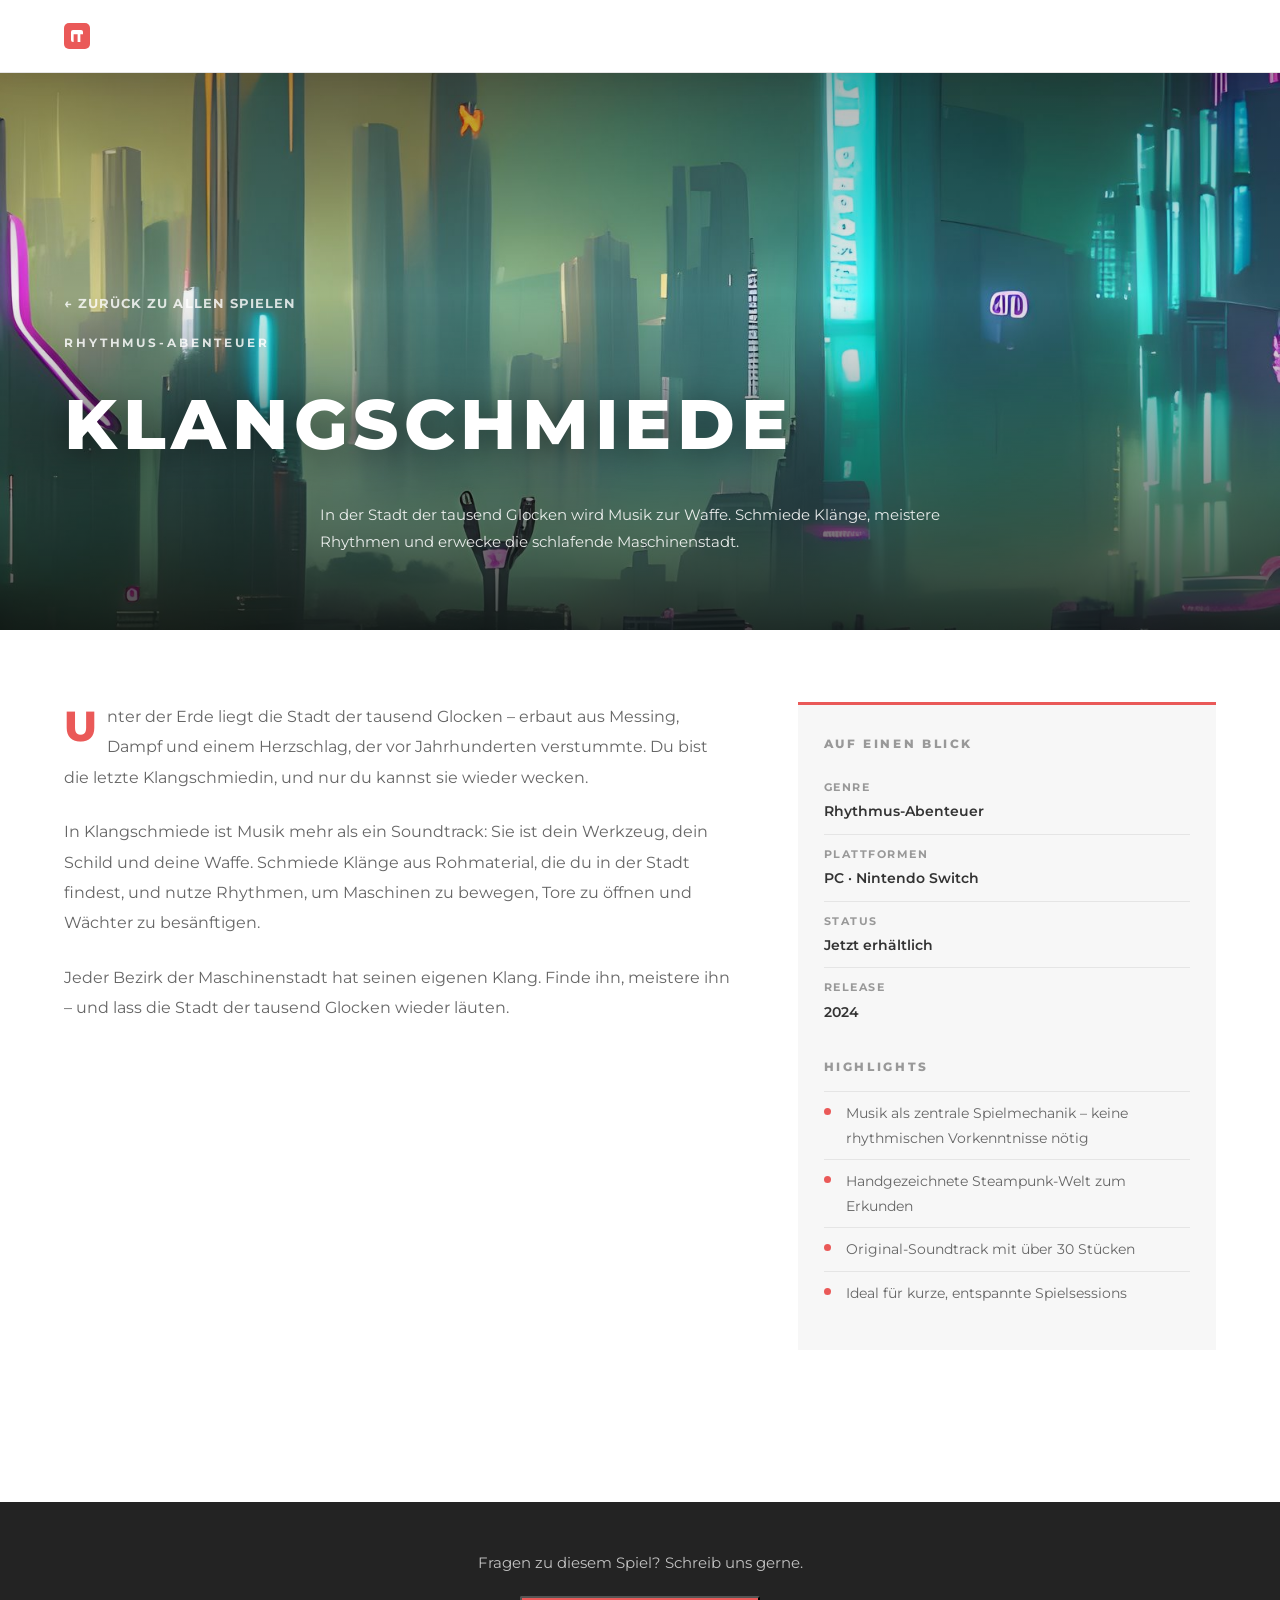
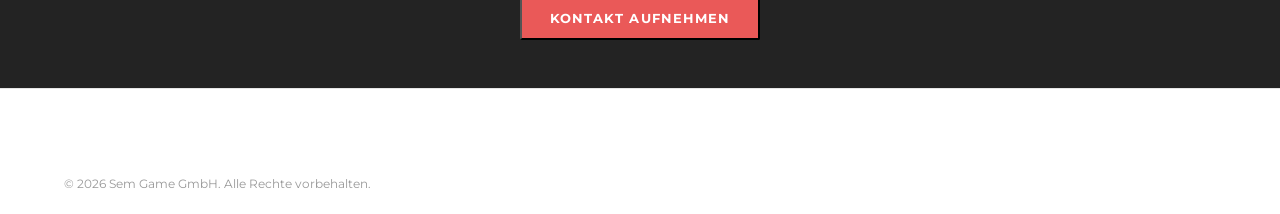
<file: games/klangschmiede.html>
<!DOCTYPE html>
<html lang="de">
<head>
<meta charset="UTF-8">
<meta name="viewport" content="width=device-width, initial-scale=1.0">
<title>KLANGSCHMIEDE – Sem Game GmbH</title>
<meta name="description" content="In der Stadt der tausend Glocken wird Musik zur Waffe. Schmiede Klänge, meistere Rhythmen und erwecke die schlafende Maschinenstadt.">
<link rel="icon" href="data:image/svg+xml,%3Csvg xmlns='http://www.w3.org/2000/svg' viewBox='0 0 32 32'%3E%3Crect width='32' height='32' rx='6' fill='%23ea5958'/%3E%3Cpath d='M9 11h14v3.2l-2.6 6.8h-3.4l-1.5-4.4-1.5 4.4h-3.4L9 14.2V11zm4.6 2v1.4h4.8V13h-4.8z' fill='%23fff'/%3E%3C/svg%3E">
<link rel="preconnect" href="https://fonts.googleapis.com">
<link rel="preconnect" href="https://fonts.gstatic.com" crossorigin>
<link href="https://fonts.googleapis.com/css2?family=Montserrat:wght@400;500;600;700;800&display=swap" rel="stylesheet">
<link rel="stylesheet" href="../assets/css/style.css?v=11">
<style>
  .site-header { background: #fff; box-shadow: 0 1px 0 var(--line), 0 6px 24px rgba(0,0,0,.06); }
  .detail-hero { position: relative; min-height: 62vh; display: flex; align-items: flex-end; overflow: hidden; background: #111; margin-top: var(--header-h); }
  .detail-hero img { position: absolute; inset: 0; width: 100%; height: 100%; object-fit: cover; }
  .detail-hero-overlay { position: absolute; inset: 0; background: linear-gradient(180deg, rgba(0,0,0,.3) 0%, rgba(0,0,0,.05) 40%, rgba(0,0,0,.72) 100%); }
  .detail-hero-body { position: relative; z-index: 2; width: 100%; padding: 64px 24px 56px; color: #fff; }
  .detail-back { display: inline-flex; align-items: center; gap: 8px; font-size: 13px; font-weight: 700; letter-spacing: .08em; text-transform: uppercase; color: rgba(255,255,255,.8); margin-bottom: 18px; transition: color .2s var(--ease); }
  .detail-back:hover { color: #fff; }
  .detail-hero .game-tag { color: rgba(255,255,255,.82); margin-bottom: 10px; }
  .detail-title { font-size: clamp(2.4rem, 6vw, 4.4rem); font-weight: 800; letter-spacing: .08em; text-transform: uppercase; margin-bottom: 14px; text-shadow: 0 4px 32px rgba(0,0,0,.5); }
  .detail-hero .game-desc { max-width: 640px; font-size: 15px; line-height: 1.85; color: rgba(255,255,255,.88); margin-bottom: 18px; }
  .detail-body { padding: 72px 0 96px; }
  .detail-grid { display: grid; grid-template-columns: 1.6fr 1fr; gap: 64px; align-items: start; }
  .detail-long p { font-size: 16px; line-height: 1.9; color: var(--ink-2); margin-bottom: 24px; }
  .detail-long p:first-child::first-letter { font-size: 2.6em; font-weight: 800; line-height: 1; float: left; margin: 4px 10px 0 0; color: var(--brand); }
  .detail-panel { background: var(--bg-soft); border-top: 3px solid var(--brand); padding: 28px 26px; position: sticky; top: 96px; }
  .detail-panel h3 { font-size: 12px; font-weight: 800; letter-spacing: .22em; text-transform: uppercase; color: var(--ink-3); margin-bottom: 14px; }
  .detail-panel .row { padding: 10px 0; border-top: 1px solid var(--line); font-size: 14px; }
  .detail-panel .row:first-of-type { border-top: none; }
  .detail-panel .k { display: block; font-size: 11px; font-weight: 700; letter-spacing: .14em; text-transform: uppercase; color: var(--ink-3); margin-bottom: 2px; }
  .detail-panel .v { font-weight: 600; color: var(--ink); }
  .detail-panel ul { list-style: none; margin: 0 0 8px; padding: 0; }
  .detail-panel li { position: relative; padding: 9px 0 9px 22px; font-size: 14px; color: var(--ink-2); border-top: 1px solid var(--line); }
  .detail-panel li::before { content: ""; position: absolute; left: 0; top: 16px; width: 7px; height: 7px; border-radius: 50%; background: var(--brand); }
  .detail-cta { margin-top: 56px; padding: 48px 0; background: var(--dark); color: #fff; text-align: center; }
  .detail-cta p { color: rgba(255,255,255,.72); margin-bottom: 20px; }
  @media (max-width: 860px) {
    .detail-grid { grid-template-columns: 1fr; gap: 40px; }
    .detail-panel { position: static; }
    .detail-hero { min-height: 54vh; }
  }
</style>
</head>
<body>

<header class="site-header">
  <div class="container header-inner">
    <a href="../index.html" class="logo" aria-label="Sem Game – Home">
      <span class="logo-mark" aria-hidden="true"></span>
      <span class="logo-text">SEM&nbsp;GAME</span>
    </a>
    <nav class="main-nav" aria-label="Hauptnavigation">
      <a href="../index.html#top">Start</a>
      <a href="../index.html#games">Spiele</a>
      <a href="../index.html#about">Über&nbsp;uns</a>
      <a href="../index.html#careers">Karriere</a>
    </nav>
    <div class="header-right">
      <div class="lang-switch" role="group" aria-label="Sprache / Language">
        <button type="button" class="lang-btn is-active" data-lang-btn="de" aria-pressed="true">DE</button>
        <span class="lang-sep" aria-hidden="true">|</span>
        <button type="button" class="lang-btn" data-lang-btn="en" aria-pressed="false">EN</button>
      </div>
    </div>
  </div>
</header>

<main>
  <section class="detail-hero">
    <img src="../assets/img/game-klangschmiede.jpg" alt="KLANGSCHMIEDE">
    <div class="detail-hero-overlay"></div>
    <div class="container detail-hero-body">
      <a href="../index.html#games" class="detail-back" data-i18n="detail.back">&larr; Zurück zu allen Spielen</a>
      <p class="game-tag" data-i18n="ks.tag">Rhythmus-Abenteuer</p>
      <h1 class="detail-title">KLANGSCHMIEDE</h1>
      <p class="game-desc" data-i18n="ks.desc">In der Stadt der tausend Glocken wird Musik zur Waffe. Schmiede Klänge, meistere Rhythmen und erwecke die schlafende Maschinenstadt.</p>
    </div>
  </section>

  <div class="detail-body">
    <div class="container detail-grid">
      <div class="detail-long" data-i18n-group="long">
        <p data-i18n="ks.long1">Unter der Erde liegt die Stadt der tausend Glocken – erbaut aus Messing, Dampf und einem Herzschlag, der vor Jahrhunderten verstummte. Du bist die letzte Klangschmiedin, und nur du kannst sie wieder wecken.</p>
        <p data-i18n="ks.long2">In Klangschmiede ist Musik mehr als ein Soundtrack: Sie ist dein Werkzeug, dein Schild und deine Waffe. Schmiede Klänge aus Rohmaterial, die du in der Stadt findest, und nutze Rhythmen, um Maschinen zu bewegen, Tore zu öffnen und Wächter zu besänftigen.</p>
        <p data-i18n="ks.long3">Jeder Bezirk der Maschinenstadt hat seinen eigenen Klang. Finde ihn, meistere ihn – und lass die Stadt der tausend Glocken wieder läuten.</p>
      </div>
      <aside class="detail-panel">
        <h3 data-i18n="detail.facts">Auf einen Blick</h3>
        <div class="row"><span class="k" data-i18n="detail.genre">Genre</span><span class="v" data-i18n="ks.tag">Rhythmus-Abenteuer</span></div>
        <div class="row"><span class="k" data-i18n="detail.platforms">Plattformen</span><span class="v">PC · Nintendo Switch</span></div>
        <div class="row"><span class="k" data-i18n="detail.status">Status</span><span class="v" data-i18n="ks.status">Jetzt erhältlich</span></div>
        <div class="row"><span class="k" data-i18n="detail.release">Release</span><span class="v">2024</span></div>
        <h3 style="margin-top:22px" data-i18n="detail.features">Highlights</h3>
        <ul>
          <li data-i18n="ks.f1">Musik als zentrale Spielmechanik – keine rhythmischen Vorkenntnisse nötig</li>
          <li data-i18n="ks.f2">Handgezeichnete Steampunk-Welt zum Erkunden</li>
          <li data-i18n="ks.f3">Original-Soundtrack mit über 30 Stücken</li>
          <li data-i18n="ks.f4">Ideal für kurze, entspannte Spielsessions</li>
        </ul>
      </aside>
    </div>
  </div>

  <div class="detail-cta">
    <div class="container">
      <p data-i18n="detail.ctaText">Fragen zu diesem Spiel? Schreib uns gerne.</p>
      <button type="button" class="btn btn-primary" data-contact data-i18n="detail.ctaBtn">Kontakt aufnehmen</button>
    </div>
  </div>
</main>

<footer class="site-footer">
  <div class="container footer-bottom" style="border-top:none">
    <p>&copy; 2026 Sem Game GmbH. <span data-i18n="footer.rights">Alle Rechte vorbehalten.</span></p>
  </div>
</footer>

<script src="../assets/js/main.js?v=9"></script>
</body>
</html>
</file>
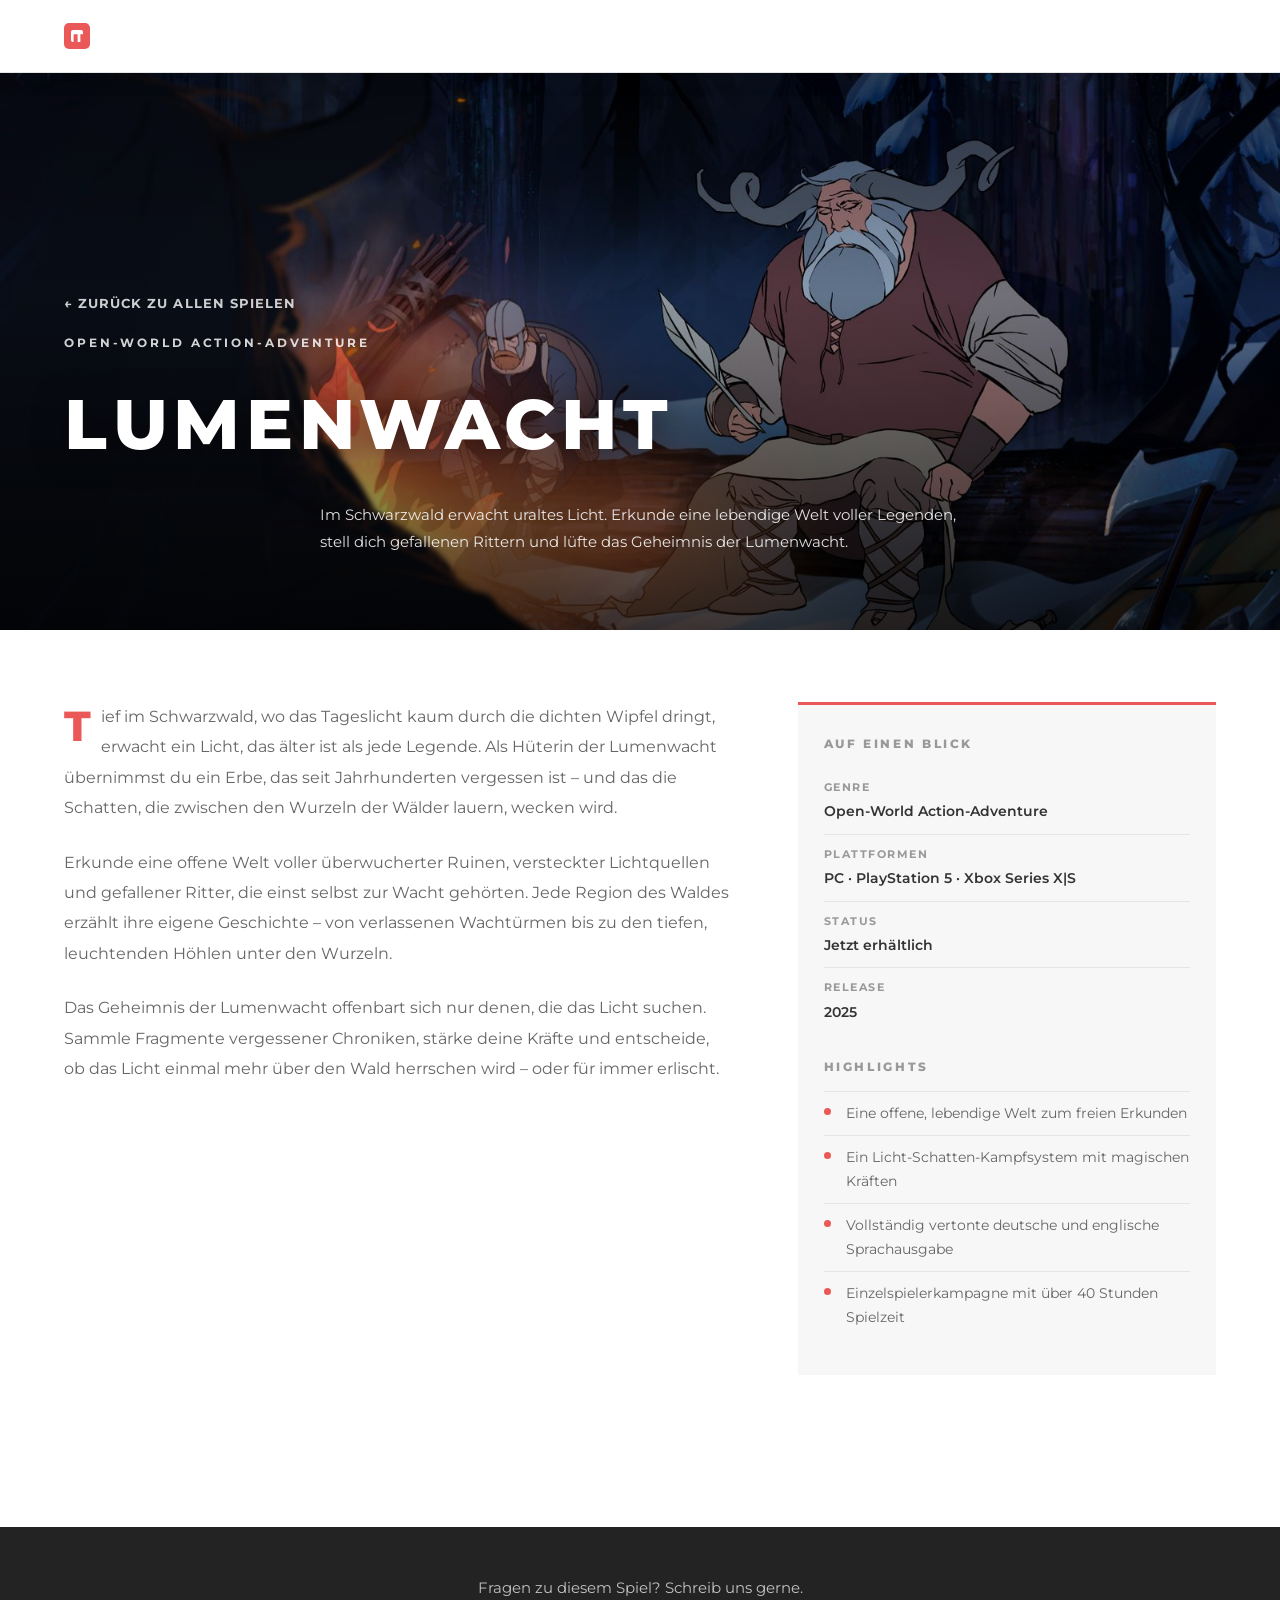
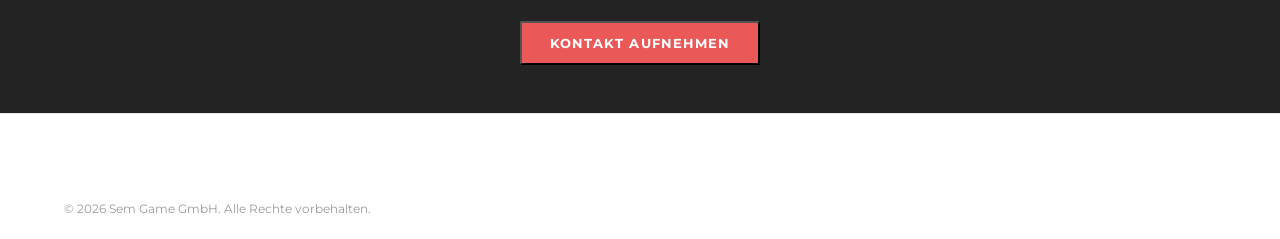
<file: games/lumenwacht.html>
<!DOCTYPE html>
<html lang="de">
<head>
<meta charset="UTF-8">
<meta name="viewport" content="width=device-width, initial-scale=1.0">
<title>LUMENWACHT – Sem Game GmbH</title>
<meta name="description" content="Im Schwarzwald erwacht uraltes Licht. Erkunde eine lebendige Welt voller Legenden, stell dich gefallenen Rittern und lüfte das Geheimnis der Lumenwacht.">
<link rel="icon" href="data:image/svg+xml,%3Csvg xmlns='http://www.w3.org/2000/svg' viewBox='0 0 32 32'%3E%3Crect width='32' height='32' rx='6' fill='%23ea5958'/%3E%3Cpath d='M9 11h14v3.2l-2.6 6.8h-3.4l-1.5-4.4-1.5 4.4h-3.4L9 14.2V11zm4.6 2v1.4h4.8V13h-4.8z' fill='%23fff'/%3E%3C/svg%3E">
<link rel="preconnect" href="https://fonts.googleapis.com">
<link rel="preconnect" href="https://fonts.gstatic.com" crossorigin>
<link href="https://fonts.googleapis.com/css2?family=Montserrat:wght@400;500;600;700;800&display=swap" rel="stylesheet">
<link rel="stylesheet" href="../assets/css/style.css?v=11">
<style>
  .site-header { background: #fff; box-shadow: 0 1px 0 var(--line), 0 6px 24px rgba(0,0,0,.06); }
  .detail-hero { position: relative; min-height: 62vh; display: flex; align-items: flex-end; overflow: hidden; background: #111; margin-top: var(--header-h); }
  .detail-hero img { position: absolute; inset: 0; width: 100%; height: 100%; object-fit: cover; }
  .detail-hero-overlay { position: absolute; inset: 0; background: linear-gradient(180deg, rgba(0,0,0,.3) 0%, rgba(0,0,0,.05) 40%, rgba(0,0,0,.72) 100%); }
  .detail-hero-body { position: relative; z-index: 2; width: 100%; padding: 64px 24px 56px; color: #fff; }
  .detail-back { display: inline-flex; align-items: center; gap: 8px; font-size: 13px; font-weight: 700; letter-spacing: .08em; text-transform: uppercase; color: rgba(255,255,255,.8); margin-bottom: 18px; transition: color .2s var(--ease); }
  .detail-back:hover { color: #fff; }
  .detail-hero .game-tag { color: rgba(255,255,255,.82); margin-bottom: 10px; }
  .detail-title { font-size: clamp(2.4rem, 6vw, 4.4rem); font-weight: 800; letter-spacing: .08em; text-transform: uppercase; margin-bottom: 14px; text-shadow: 0 4px 32px rgba(0,0,0,.5); }
  .detail-hero .game-desc { max-width: 640px; font-size: 15px; line-height: 1.85; color: rgba(255,255,255,.88); margin-bottom: 18px; }
  .detail-body { padding: 72px 0 96px; }
  .detail-grid { display: grid; grid-template-columns: 1.6fr 1fr; gap: 64px; align-items: start; }
  .detail-long p { font-size: 16px; line-height: 1.9; color: var(--ink-2); margin-bottom: 24px; }
  .detail-long p:first-child::first-letter { font-size: 2.6em; font-weight: 800; line-height: 1; float: left; margin: 4px 10px 0 0; color: var(--brand); }
  .detail-panel { background: var(--bg-soft); border-top: 3px solid var(--brand); padding: 28px 26px; position: sticky; top: 96px; }
  .detail-panel h3 { font-size: 12px; font-weight: 800; letter-spacing: .22em; text-transform: uppercase; color: var(--ink-3); margin-bottom: 14px; }
  .detail-panel .row { padding: 10px 0; border-top: 1px solid var(--line); font-size: 14px; }
  .detail-panel .row:first-of-type { border-top: none; }
  .detail-panel .k { display: block; font-size: 11px; font-weight: 700; letter-spacing: .14em; text-transform: uppercase; color: var(--ink-3); margin-bottom: 2px; }
  .detail-panel .v { font-weight: 600; color: var(--ink); }
  .detail-panel ul { list-style: none; margin: 0 0 8px; padding: 0; }
  .detail-panel li { position: relative; padding: 9px 0 9px 22px; font-size: 14px; color: var(--ink-2); border-top: 1px solid var(--line); }
  .detail-panel li::before { content: ""; position: absolute; left: 0; top: 16px; width: 7px; height: 7px; border-radius: 50%; background: var(--brand); }
  .detail-cta { margin-top: 56px; padding: 48px 0; background: var(--dark); color: #fff; text-align: center; }
  .detail-cta p { color: rgba(255,255,255,.72); margin-bottom: 20px; }
  @media (max-width: 860px) {
    .detail-grid { grid-template-columns: 1fr; gap: 40px; }
    .detail-panel { position: static; }
    .detail-hero { min-height: 54vh; }
  }
</style>
</head>
<body>

<header class="site-header">
  <div class="container header-inner">
    <a href="../index.html" class="logo" aria-label="Sem Game – Home">
      <span class="logo-mark" aria-hidden="true"></span>
      <span class="logo-text">SEM&nbsp;GAME</span>
    </a>
    <nav class="main-nav" aria-label="Hauptnavigation">
      <a href="../index.html#top">Start</a>
      <a href="../index.html#games">Spiele</a>
      <a href="../index.html#about">Über&nbsp;uns</a>
      <a href="../index.html#careers">Karriere</a>
    </nav>
    <div class="header-right">
      <div class="lang-switch" role="group" aria-label="Sprache / Language">
        <button type="button" class="lang-btn is-active" data-lang-btn="de" aria-pressed="true">DE</button>
        <span class="lang-sep" aria-hidden="true">|</span>
        <button type="button" class="lang-btn" data-lang-btn="en" aria-pressed="false">EN</button>
      </div>
    </div>
  </div>
</header>

<main>
  <section class="detail-hero">
    <img src="../assets/img/game-lumenwacht.jpg" alt="LUMENWACHT">
    <div class="detail-hero-overlay"></div>
    <div class="container detail-hero-body">
      <a href="../index.html#games" class="detail-back" data-i18n="detail.back">&larr; Zurück zu allen Spielen</a>
      <p class="game-tag" data-i18n="lw.tag">Open-World Action-Adventure</p>
      <h1 class="detail-title">LUMENWACHT</h1>
      <p class="game-desc" data-i18n="lw.desc">Im Schwarzwald erwacht uraltes Licht. Erkunde eine lebendige Welt voller Legenden, stell dich gefallenen Rittern und lüfte das Geheimnis der Lumenwacht.</p>
    </div>
  </section>

  <div class="detail-body">
    <div class="container detail-grid">
      <div class="detail-long" data-i18n-group="long">
        <p data-i18n="lw.long1">Tief im Schwarzwald, wo das Tageslicht kaum durch die dichten Wipfel dringt, erwacht ein Licht, das älter ist als jede Legende. Als Hüterin der Lumenwacht übernimmst du ein Erbe, das seit Jahrhunderten vergessen ist – und das die Schatten, die zwischen den Wurzeln der Wälder lauern, wecken wird.</p>
        <p data-i18n="lw.long2">Erkunde eine offene Welt voller überwucherter Ruinen, versteckter Lichtquellen und gefallener Ritter, die einst selbst zur Wacht gehörten. Jede Region des Waldes erzählt ihre eigene Geschichte – von verlassenen Wachtürmen bis zu den tiefen, leuchtenden Höhlen unter den Wurzeln.</p>
        <p data-i18n="lw.long3">Das Geheimnis der Lumenwacht offenbart sich nur denen, die das Licht suchen. Sammle Fragmente vergessener Chroniken, stärke deine Kräfte und entscheide, ob das Licht einmal mehr über den Wald herrschen wird – oder für immer erlischt.</p>
      </div>
      <aside class="detail-panel">
        <h3 data-i18n="detail.facts">Auf einen Blick</h3>
        <div class="row"><span class="k" data-i18n="detail.genre">Genre</span><span class="v" data-i18n="lw.tag">Open-World Action-Adventure</span></div>
        <div class="row"><span class="k" data-i18n="detail.platforms">Plattformen</span><span class="v">PC · PlayStation 5 · Xbox Series X|S</span></div>
        <div class="row"><span class="k" data-i18n="detail.status">Status</span><span class="v" data-i18n="lw.status">Jetzt erhältlich</span></div>
        <div class="row"><span class="k" data-i18n="detail.release">Release</span><span class="v">2025</span></div>
        <h3 style="margin-top:22px" data-i18n="detail.features">Highlights</h3>
        <ul>
          <li data-i18n="lw.f1">Eine offene, lebendige Welt zum freien Erkunden</li>
          <li data-i18n="lw.f2">Ein Licht-Schatten-Kampfsystem mit magischen Kräften</li>
          <li data-i18n="lw.f3">Vollständig vertonte deutsche und englische Sprachausgabe</li>
          <li data-i18n="lw.f4">Einzelspielerkampagne mit über 40 Stunden Spielzeit</li>
        </ul>
      </aside>
    </div>
  </div>

  <div class="detail-cta">
    <div class="container">
      <p data-i18n="detail.ctaText">Fragen zu diesem Spiel? Schreib uns gerne.</p>
      <button type="button" class="btn btn-primary" data-contact data-i18n="detail.ctaBtn">Kontakt aufnehmen</button>
    </div>
  </div>
</main>

<footer class="site-footer">
  <div class="container footer-bottom" style="border-top:none">
    <p>&copy; 2026 Sem Game GmbH. <span data-i18n="footer.rights">Alle Rechte vorbehalten.</span></p>
  </div>
</footer>

<script src="../assets/js/main.js?v=9"></script>
</body>
</html>
</file>
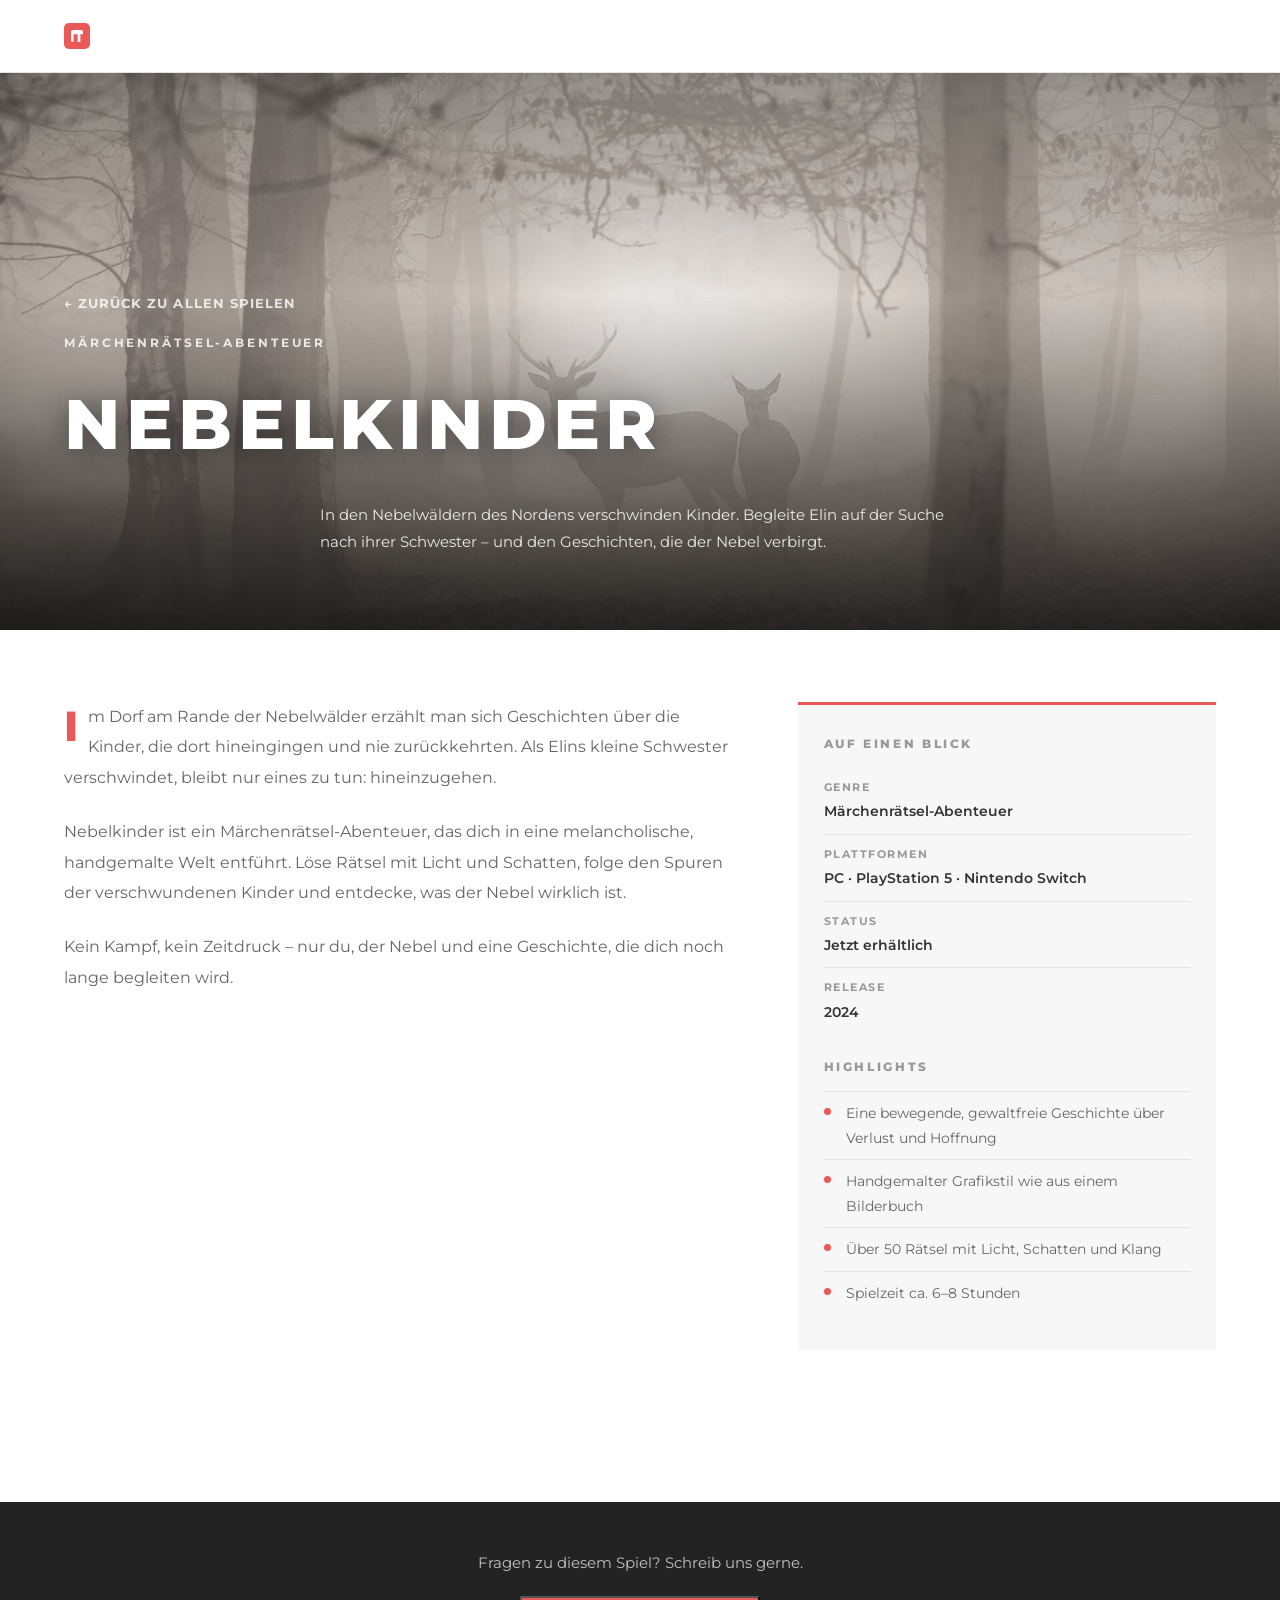
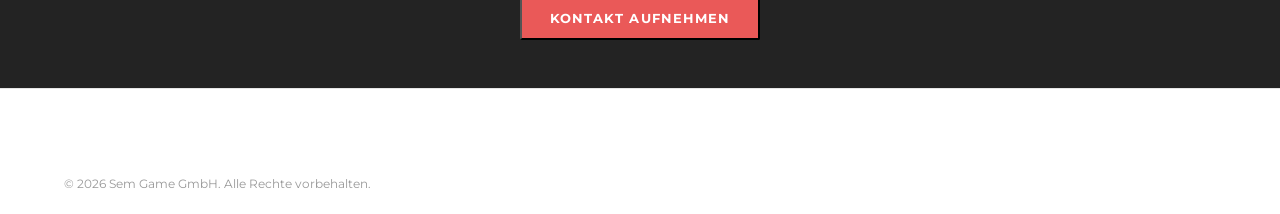
<file: games/nebelkinder.html>
<!DOCTYPE html>
<html lang="de">
<head>
<meta charset="UTF-8">
<meta name="viewport" content="width=device-width, initial-scale=1.0">
<title>NEBELKINDER – Sem Game GmbH</title>
<meta name="description" content="In den Nebelwäldern des Nordens verschwinden Kinder. Begleite Elin auf der Suche nach ihrer Schwester – und den Geschichten, die der Nebel verbirgt.">
<link rel="icon" href="data:image/svg+xml,%3Csvg xmlns='http://www.w3.org/2000/svg' viewBox='0 0 32 32'%3E%3Crect width='32' height='32' rx='6' fill='%23ea5958'/%3E%3Cpath d='M9 11h14v3.2l-2.6 6.8h-3.4l-1.5-4.4-1.5 4.4h-3.4L9 14.2V11zm4.6 2v1.4h4.8V13h-4.8z' fill='%23fff'/%3E%3C/svg%3E">
<link rel="preconnect" href="https://fonts.googleapis.com">
<link rel="preconnect" href="https://fonts.gstatic.com" crossorigin>
<link href="https://fonts.googleapis.com/css2?family=Montserrat:wght@400;500;600;700;800&display=swap" rel="stylesheet">
<link rel="stylesheet" href="../assets/css/style.css?v=11">
<style>
  .site-header { background: #fff; box-shadow: 0 1px 0 var(--line), 0 6px 24px rgba(0,0,0,.06); }
  .detail-hero { position: relative; min-height: 62vh; display: flex; align-items: flex-end; overflow: hidden; background: #111; margin-top: var(--header-h); }
  .detail-hero img { position: absolute; inset: 0; width: 100%; height: 100%; object-fit: cover; }
  .detail-hero-overlay { position: absolute; inset: 0; background: linear-gradient(180deg, rgba(0,0,0,.3) 0%, rgba(0,0,0,.05) 40%, rgba(0,0,0,.72) 100%); }
  .detail-hero-body { position: relative; z-index: 2; width: 100%; padding: 64px 24px 56px; color: #fff; }
  .detail-back { display: inline-flex; align-items: center; gap: 8px; font-size: 13px; font-weight: 700; letter-spacing: .08em; text-transform: uppercase; color: rgba(255,255,255,.8); margin-bottom: 18px; transition: color .2s var(--ease); }
  .detail-back:hover { color: #fff; }
  .detail-hero .game-tag { color: rgba(255,255,255,.82); margin-bottom: 10px; }
  .detail-title { font-size: clamp(2.4rem, 6vw, 4.4rem); font-weight: 800; letter-spacing: .08em; text-transform: uppercase; margin-bottom: 14px; text-shadow: 0 4px 32px rgba(0,0,0,.5); }
  .detail-hero .game-desc { max-width: 640px; font-size: 15px; line-height: 1.85; color: rgba(255,255,255,.88); margin-bottom: 18px; }
  .detail-body { padding: 72px 0 96px; }
  .detail-grid { display: grid; grid-template-columns: 1.6fr 1fr; gap: 64px; align-items: start; }
  .detail-long p { font-size: 16px; line-height: 1.9; color: var(--ink-2); margin-bottom: 24px; }
  .detail-long p:first-child::first-letter { font-size: 2.6em; font-weight: 800; line-height: 1; float: left; margin: 4px 10px 0 0; color: var(--brand); }
  .detail-panel { background: var(--bg-soft); border-top: 3px solid var(--brand); padding: 28px 26px; position: sticky; top: 96px; }
  .detail-panel h3 { font-size: 12px; font-weight: 800; letter-spacing: .22em; text-transform: uppercase; color: var(--ink-3); margin-bottom: 14px; }
  .detail-panel .row { padding: 10px 0; border-top: 1px solid var(--line); font-size: 14px; }
  .detail-panel .row:first-of-type { border-top: none; }
  .detail-panel .k { display: block; font-size: 11px; font-weight: 700; letter-spacing: .14em; text-transform: uppercase; color: var(--ink-3); margin-bottom: 2px; }
  .detail-panel .v { font-weight: 600; color: var(--ink); }
  .detail-panel ul { list-style: none; margin: 0 0 8px; padding: 0; }
  .detail-panel li { position: relative; padding: 9px 0 9px 22px; font-size: 14px; color: var(--ink-2); border-top: 1px solid var(--line); }
  .detail-panel li::before { content: ""; position: absolute; left: 0; top: 16px; width: 7px; height: 7px; border-radius: 50%; background: var(--brand); }
  .detail-cta { margin-top: 56px; padding: 48px 0; background: var(--dark); color: #fff; text-align: center; }
  .detail-cta p { color: rgba(255,255,255,.72); margin-bottom: 20px; }
  @media (max-width: 860px) {
    .detail-grid { grid-template-columns: 1fr; gap: 40px; }
    .detail-panel { position: static; }
    .detail-hero { min-height: 54vh; }
  }
</style>
</head>
<body>

<header class="site-header">
  <div class="container header-inner">
    <a href="../index.html" class="logo" aria-label="Sem Game – Home">
      <span class="logo-mark" aria-hidden="true"></span>
      <span class="logo-text">SEM&nbsp;GAME</span>
    </a>
    <nav class="main-nav" aria-label="Hauptnavigation">
      <a href="../index.html#top">Start</a>
      <a href="../index.html#games">Spiele</a>
      <a href="../index.html#about">Über&nbsp;uns</a>
      <a href="../index.html#careers">Karriere</a>
    </nav>
    <div class="header-right">
      <div class="lang-switch" role="group" aria-label="Sprache / Language">
        <button type="button" class="lang-btn is-active" data-lang-btn="de" aria-pressed="true">DE</button>
        <span class="lang-sep" aria-hidden="true">|</span>
        <button type="button" class="lang-btn" data-lang-btn="en" aria-pressed="false">EN</button>
      </div>
    </div>
  </div>
</header>

<main>
  <section class="detail-hero">
    <img src="../assets/img/game-nebelkinder.jpg" alt="NEBELKINDER">
    <div class="detail-hero-overlay"></div>
    <div class="container detail-hero-body">
      <a href="../index.html#games" class="detail-back" data-i18n="detail.back">&larr; Zurück zu allen Spielen</a>
      <p class="game-tag" data-i18n="nk.tag">Märchenrätsel-Abenteuer</p>
      <h1 class="detail-title">NEBELKINDER</h1>
      <p class="game-desc" data-i18n="nk.desc">In den Nebelwäldern des Nordens verschwinden Kinder. Begleite Elin auf der Suche nach ihrer Schwester – und den Geschichten, die der Nebel verbirgt.</p>
    </div>
  </section>

  <div class="detail-body">
    <div class="container detail-grid">
      <div class="detail-long" data-i18n-group="long">
        <p data-i18n="nk.long1">Im Dorf am Rande der Nebelwälder erzählt man sich Geschichten über die Kinder, die dort hineingingen und nie zurückkehrten. Als Elins kleine Schwester verschwindet, bleibt nur eines zu tun: hineinzugehen.</p>
        <p data-i18n="nk.long2">Nebelkinder ist ein Märchenrätsel-Abenteuer, das dich in eine melancholische, handgemalte Welt entführt. Löse Rätsel mit Licht und Schatten, folge den Spuren der verschwundenen Kinder und entdecke, was der Nebel wirklich ist.</p>
        <p data-i18n="nk.long3">Kein Kampf, kein Zeitdruck – nur du, der Nebel und eine Geschichte, die dich noch lange begleiten wird.</p>
      </div>
      <aside class="detail-panel">
        <h3 data-i18n="detail.facts">Auf einen Blick</h3>
        <div class="row"><span class="k" data-i18n="detail.genre">Genre</span><span class="v" data-i18n="nk.tag">Märchenrätsel-Abenteuer</span></div>
        <div class="row"><span class="k" data-i18n="detail.platforms">Plattformen</span><span class="v">PC · PlayStation 5 · Nintendo Switch</span></div>
        <div class="row"><span class="k" data-i18n="detail.status">Status</span><span class="v" data-i18n="nk.status">Jetzt erhältlich</span></div>
        <div class="row"><span class="k" data-i18n="detail.release">Release</span><span class="v">2024</span></div>
        <h3 style="margin-top:22px" data-i18n="detail.features">Highlights</h3>
        <ul>
          <li data-i18n="nk.f1">Eine bewegende, gewaltfreie Geschichte über Verlust und Hoffnung</li>
          <li data-i18n="nk.f2">Handgemalter Grafikstil wie aus einem Bilderbuch</li>
          <li data-i18n="nk.f3">Über 50 Rätsel mit Licht, Schatten und Klang</li>
          <li data-i18n="nk.f4">Spielzeit ca. 6–8 Stunden</li>
        </ul>
      </aside>
    </div>
  </div>

  <div class="detail-cta">
    <div class="container">
      <p data-i18n="detail.ctaText">Fragen zu diesem Spiel? Schreib uns gerne.</p>
      <button type="button" class="btn btn-primary" data-contact data-i18n="detail.ctaBtn">Kontakt aufnehmen</button>
    </div>
  </div>
</main>

<footer class="site-footer">
  <div class="container footer-bottom" style="border-top:none">
    <p>&copy; 2026 Sem Game GmbH. <span data-i18n="footer.rights">Alle Rechte vorbehalten.</span></p>
  </div>
</footer>

<script src="../assets/js/main.js?v=9"></script>
</body>
</html>
</file>
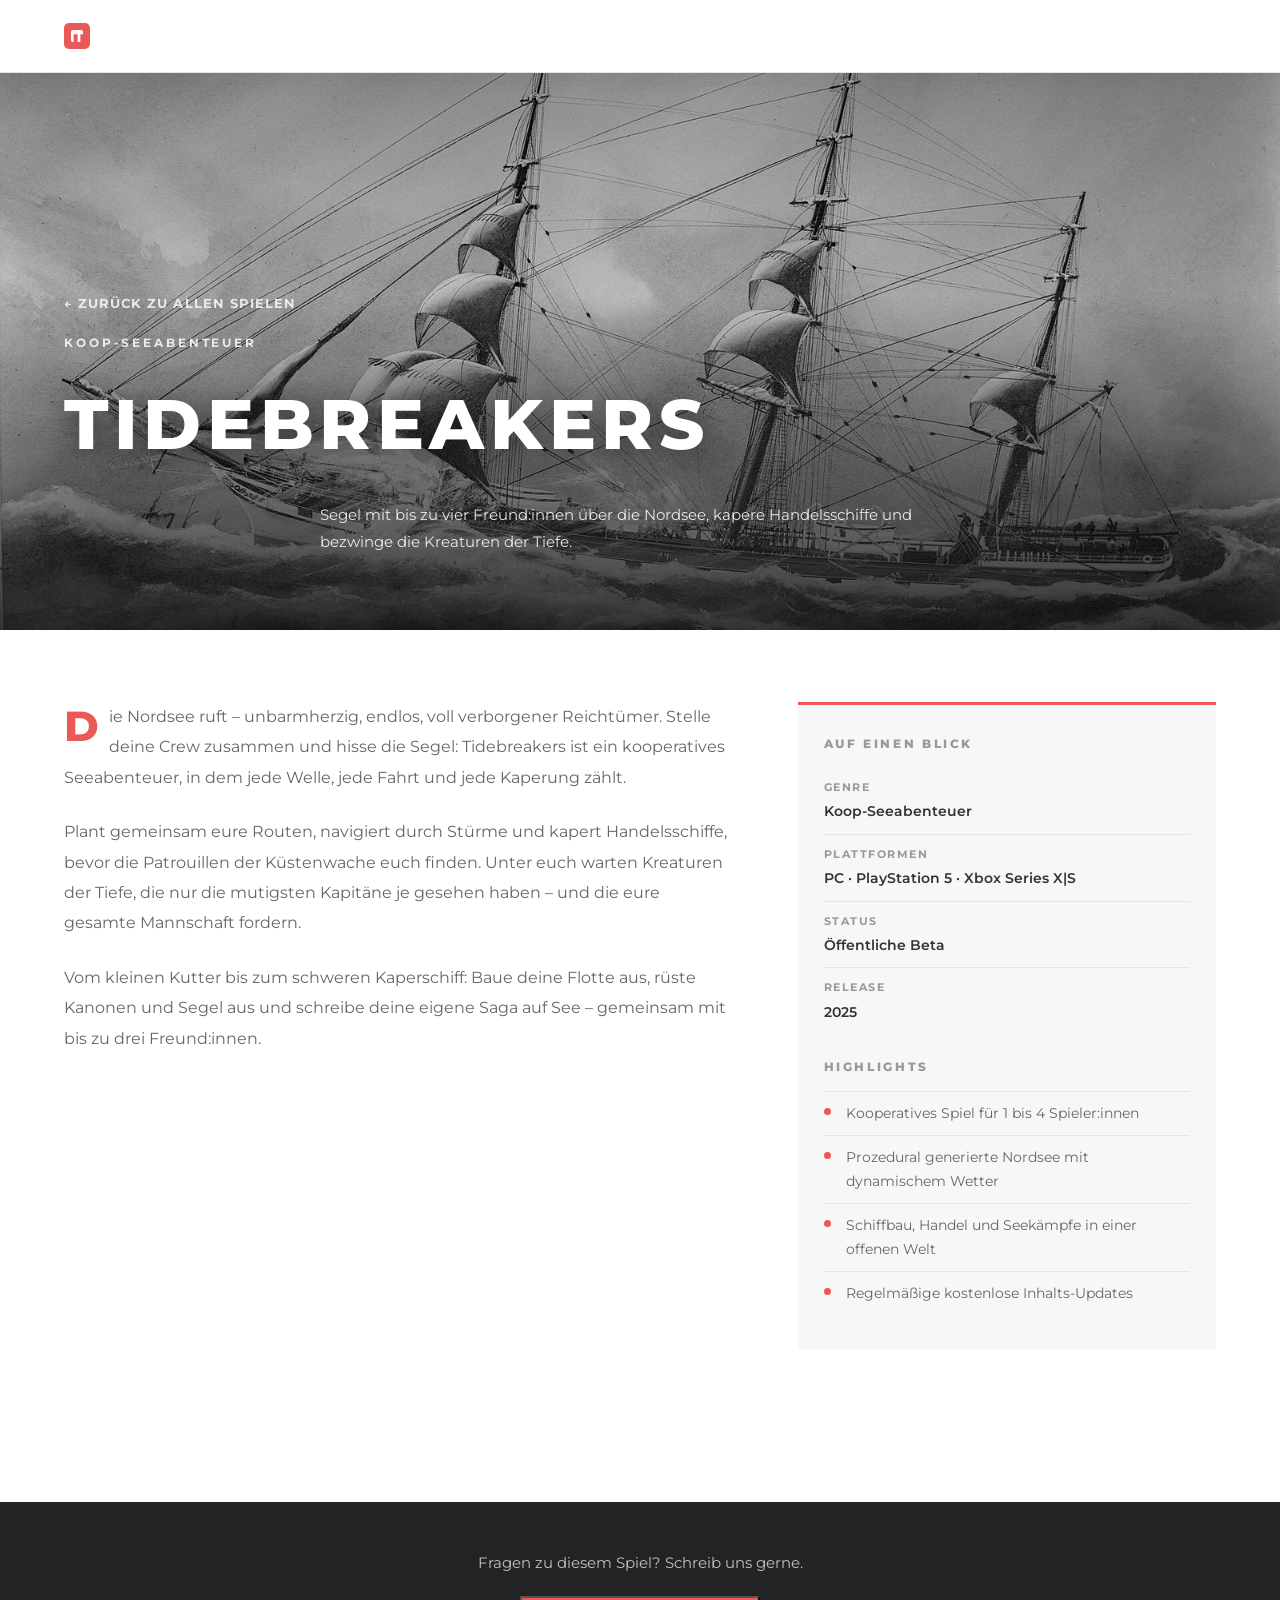
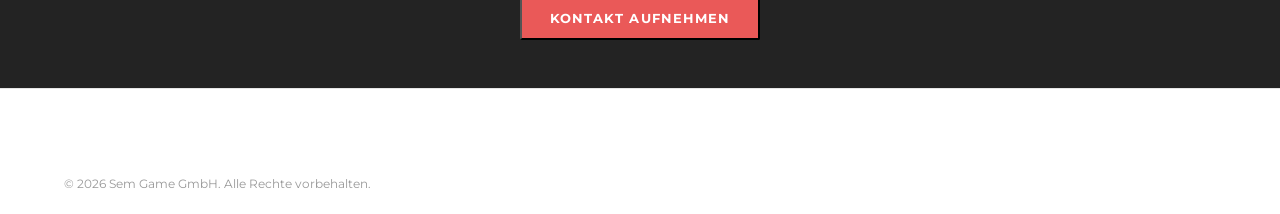
<file: games/tidebreakers.html>
<!DOCTYPE html>
<html lang="de">
<head>
<meta charset="UTF-8">
<meta name="viewport" content="width=device-width, initial-scale=1.0">
<title>TIDEBREAKERS – Sem Game GmbH</title>
<meta name="description" content="Segel mit bis zu vier Freund:innen über die Nordsee, kapere Handelsschiffe und bezwinge die Kreaturen der Tiefe.">
<link rel="icon" href="data:image/svg+xml,%3Csvg xmlns='http://www.w3.org/2000/svg' viewBox='0 0 32 32'%3E%3Crect width='32' height='32' rx='6' fill='%23ea5958'/%3E%3Cpath d='M9 11h14v3.2l-2.6 6.8h-3.4l-1.5-4.4-1.5 4.4h-3.4L9 14.2V11zm4.6 2v1.4h4.8V13h-4.8z' fill='%23fff'/%3E%3C/svg%3E">
<link rel="preconnect" href="https://fonts.googleapis.com">
<link rel="preconnect" href="https://fonts.gstatic.com" crossorigin>
<link href="https://fonts.googleapis.com/css2?family=Montserrat:wght@400;500;600;700;800&display=swap" rel="stylesheet">
<link rel="stylesheet" href="../assets/css/style.css?v=11">
<style>
  .site-header { background: #fff; box-shadow: 0 1px 0 var(--line), 0 6px 24px rgba(0,0,0,.06); }
  .detail-hero { position: relative; min-height: 62vh; display: flex; align-items: flex-end; overflow: hidden; background: #111; margin-top: var(--header-h); }
  .detail-hero img { position: absolute; inset: 0; width: 100%; height: 100%; object-fit: cover; }
  .detail-hero-overlay { position: absolute; inset: 0; background: linear-gradient(180deg, rgba(0,0,0,.3) 0%, rgba(0,0,0,.05) 40%, rgba(0,0,0,.72) 100%); }
  .detail-hero-body { position: relative; z-index: 2; width: 100%; padding: 64px 24px 56px; color: #fff; }
  .detail-back { display: inline-flex; align-items: center; gap: 8px; font-size: 13px; font-weight: 700; letter-spacing: .08em; text-transform: uppercase; color: rgba(255,255,255,.8); margin-bottom: 18px; transition: color .2s var(--ease); }
  .detail-back:hover { color: #fff; }
  .detail-hero .game-tag { color: rgba(255,255,255,.82); margin-bottom: 10px; }
  .detail-title { font-size: clamp(2.4rem, 6vw, 4.4rem); font-weight: 800; letter-spacing: .08em; text-transform: uppercase; margin-bottom: 14px; text-shadow: 0 4px 32px rgba(0,0,0,.5); }
  .detail-hero .game-desc { max-width: 640px; font-size: 15px; line-height: 1.85; color: rgba(255,255,255,.88); margin-bottom: 18px; }
  .detail-body { padding: 72px 0 96px; }
  .detail-grid { display: grid; grid-template-columns: 1.6fr 1fr; gap: 64px; align-items: start; }
  .detail-long p { font-size: 16px; line-height: 1.9; color: var(--ink-2); margin-bottom: 24px; }
  .detail-long p:first-child::first-letter { font-size: 2.6em; font-weight: 800; line-height: 1; float: left; margin: 4px 10px 0 0; color: var(--brand); }
  .detail-panel { background: var(--bg-soft); border-top: 3px solid var(--brand); padding: 28px 26px; position: sticky; top: 96px; }
  .detail-panel h3 { font-size: 12px; font-weight: 800; letter-spacing: .22em; text-transform: uppercase; color: var(--ink-3); margin-bottom: 14px; }
  .detail-panel .row { padding: 10px 0; border-top: 1px solid var(--line); font-size: 14px; }
  .detail-panel .row:first-of-type { border-top: none; }
  .detail-panel .k { display: block; font-size: 11px; font-weight: 700; letter-spacing: .14em; text-transform: uppercase; color: var(--ink-3); margin-bottom: 2px; }
  .detail-panel .v { font-weight: 600; color: var(--ink); }
  .detail-panel ul { list-style: none; margin: 0 0 8px; padding: 0; }
  .detail-panel li { position: relative; padding: 9px 0 9px 22px; font-size: 14px; color: var(--ink-2); border-top: 1px solid var(--line); }
  .detail-panel li::before { content: ""; position: absolute; left: 0; top: 16px; width: 7px; height: 7px; border-radius: 50%; background: var(--brand); }
  .detail-cta { margin-top: 56px; padding: 48px 0; background: var(--dark); color: #fff; text-align: center; }
  .detail-cta p { color: rgba(255,255,255,.72); margin-bottom: 20px; }
  @media (max-width: 860px) {
    .detail-grid { grid-template-columns: 1fr; gap: 40px; }
    .detail-panel { position: static; }
    .detail-hero { min-height: 54vh; }
  }
</style>
</head>
<body>

<header class="site-header">
  <div class="container header-inner">
    <a href="../index.html" class="logo" aria-label="Sem Game – Home">
      <span class="logo-mark" aria-hidden="true"></span>
      <span class="logo-text">SEM&nbsp;GAME</span>
    </a>
    <nav class="main-nav" aria-label="Hauptnavigation">
      <a href="../index.html#top">Start</a>
      <a href="../index.html#games">Spiele</a>
      <a href="../index.html#about">Über&nbsp;uns</a>
      <a href="../index.html#careers">Karriere</a>
    </nav>
    <div class="header-right">
      <div class="lang-switch" role="group" aria-label="Sprache / Language">
        <button type="button" class="lang-btn is-active" data-lang-btn="de" aria-pressed="true">DE</button>
        <span class="lang-sep" aria-hidden="true">|</span>
        <button type="button" class="lang-btn" data-lang-btn="en" aria-pressed="false">EN</button>
      </div>
    </div>
  </div>
</header>

<main>
  <section class="detail-hero">
    <img src="../assets/img/game-tidebreakers.jpg" alt="TIDEBREAKERS">
    <div class="detail-hero-overlay"></div>
    <div class="container detail-hero-body">
      <a href="../index.html#games" class="detail-back" data-i18n="detail.back">&larr; Zurück zu allen Spielen</a>
      <p class="game-tag" data-i18n="tb.tag">Koop-Seeabenteuer</p>
      <h1 class="detail-title">TIDEBREAKERS</h1>
      <p class="game-desc" data-i18n="tb.desc">Segel mit bis zu vier Freund:innen über die Nordsee, kapere Handelsschiffe und bezwinge die Kreaturen der Tiefe.</p>
    </div>
  </section>

  <div class="detail-body">
    <div class="container detail-grid">
      <div class="detail-long" data-i18n-group="long">
        <p data-i18n="tb.long1">Die Nordsee ruft – unbarmherzig, endlos, voll verborgener Reichtümer. Stelle deine Crew zusammen und hisse die Segel: Tidebreakers ist ein kooperatives Seeabenteuer, in dem jede Welle, jede Fahrt und jede Kaperung zählt.</p>
        <p data-i18n="tb.long2">Plant gemeinsam eure Routen, navigiert durch Stürme und kapert Handelsschiffe, bevor die Patrouillen der Küstenwache euch finden. Unter euch warten Kreaturen der Tiefe, die nur die mutigsten Kapitäne je gesehen haben – und die eure gesamte Mannschaft fordern.</p>
        <p data-i18n="tb.long3">Vom kleinen Kutter bis zum schweren Kaperschiff: Baue deine Flotte aus, rüste Kanonen und Segel aus und schreibe deine eigene Saga auf See – gemeinsam mit bis zu drei Freund:innen.</p>
      </div>
      <aside class="detail-panel">
        <h3 data-i18n="detail.facts">Auf einen Blick</h3>
        <div class="row"><span class="k" data-i18n="detail.genre">Genre</span><span class="v" data-i18n="tb.tag">Koop-Seeabenteuer</span></div>
        <div class="row"><span class="k" data-i18n="detail.platforms">Plattformen</span><span class="v">PC · PlayStation 5 · Xbox Series X|S</span></div>
        <div class="row"><span class="k" data-i18n="detail.status">Status</span><span class="v" data-i18n="tb.status">Öffentliche Beta</span></div>
        <div class="row"><span class="k" data-i18n="detail.release">Release</span><span class="v">2025</span></div>
        <h3 style="margin-top:22px" data-i18n="detail.features">Highlights</h3>
        <ul>
          <li data-i18n="tb.f1">Kooperatives Spiel für 1 bis 4 Spieler:innen</li>
          <li data-i18n="tb.f2">Prozedural generierte Nordsee mit dynamischem Wetter</li>
          <li data-i18n="tb.f3">Schiffbau, Handel und Seekämpfe in einer offenen Welt</li>
          <li data-i18n="tb.f4">Regelmäßige kostenlose Inhalts-Updates</li>
        </ul>
      </aside>
    </div>
  </div>

  <div class="detail-cta">
    <div class="container">
      <p data-i18n="detail.ctaText">Fragen zu diesem Spiel? Schreib uns gerne.</p>
      <button type="button" class="btn btn-primary" data-contact data-i18n="detail.ctaBtn">Kontakt aufnehmen</button>
    </div>
  </div>
</main>

<footer class="site-footer">
  <div class="container footer-bottom" style="border-top:none">
    <p>&copy; 2026 Sem Game GmbH. <span data-i18n="footer.rights">Alle Rechte vorbehalten.</span></p>
  </div>
</footer>

<script src="../assets/js/main.js?v=9"></script>
</body>
</html>
</file>
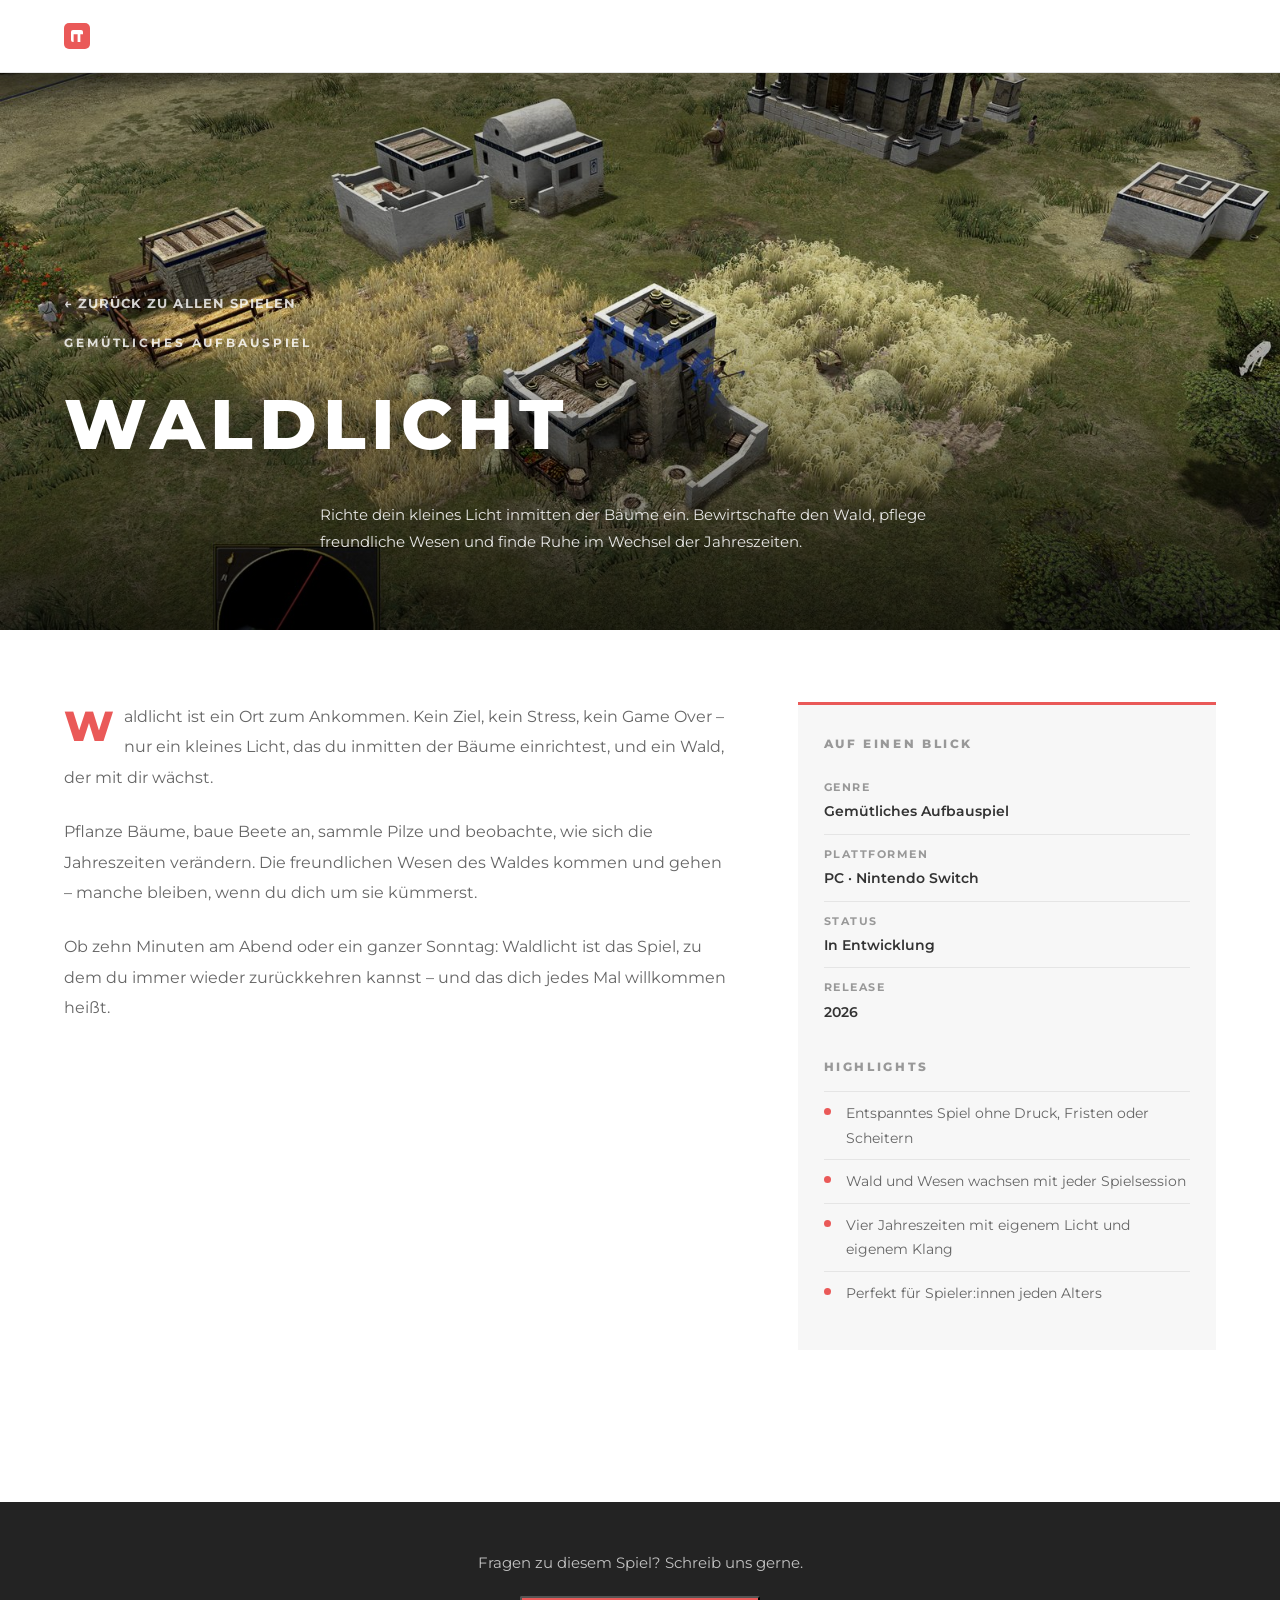
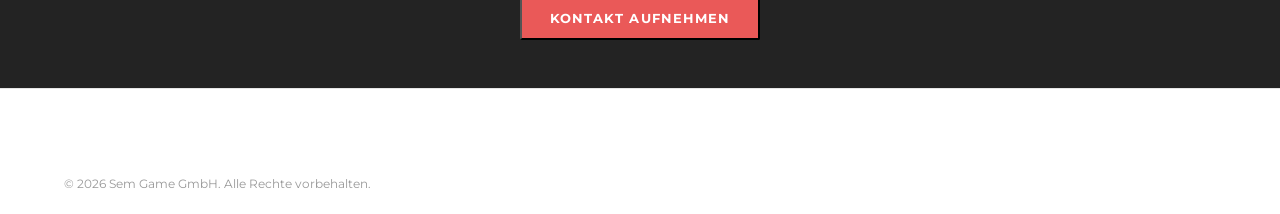
<file: games/waldlicht.html>
<!DOCTYPE html>
<html lang="de">
<head>
<meta charset="UTF-8">
<meta name="viewport" content="width=device-width, initial-scale=1.0">
<title>WALDLICHT – Sem Game GmbH</title>
<meta name="description" content="Richte dein kleines Licht inmitten der Bäume ein. Bewirtschafte den Wald, pflege freundliche Wesen und finde Ruhe im Wechsel der Jahreszeiten.">
<link rel="icon" href="data:image/svg+xml,%3Csvg xmlns='http://www.w3.org/2000/svg' viewBox='0 0 32 32'%3E%3Crect width='32' height='32' rx='6' fill='%23ea5958'/%3E%3Cpath d='M9 11h14v3.2l-2.6 6.8h-3.4l-1.5-4.4-1.5 4.4h-3.4L9 14.2V11zm4.6 2v1.4h4.8V13h-4.8z' fill='%23fff'/%3E%3C/svg%3E">
<link rel="preconnect" href="https://fonts.googleapis.com">
<link rel="preconnect" href="https://fonts.gstatic.com" crossorigin>
<link href="https://fonts.googleapis.com/css2?family=Montserrat:wght@400;500;600;700;800&display=swap" rel="stylesheet">
<link rel="stylesheet" href="../assets/css/style.css?v=11">
<style>
  .site-header { background: #fff; box-shadow: 0 1px 0 var(--line), 0 6px 24px rgba(0,0,0,.06); }
  .detail-hero { position: relative; min-height: 62vh; display: flex; align-items: flex-end; overflow: hidden; background: #111; margin-top: var(--header-h); }
  .detail-hero img { position: absolute; inset: 0; width: 100%; height: 100%; object-fit: cover; }
  .detail-hero-overlay { position: absolute; inset: 0; background: linear-gradient(180deg, rgba(0,0,0,.3) 0%, rgba(0,0,0,.05) 40%, rgba(0,0,0,.72) 100%); }
  .detail-hero-body { position: relative; z-index: 2; width: 100%; padding: 64px 24px 56px; color: #fff; }
  .detail-back { display: inline-flex; align-items: center; gap: 8px; font-size: 13px; font-weight: 700; letter-spacing: .08em; text-transform: uppercase; color: rgba(255,255,255,.8); margin-bottom: 18px; transition: color .2s var(--ease); }
  .detail-back:hover { color: #fff; }
  .detail-hero .game-tag { color: rgba(255,255,255,.82); margin-bottom: 10px; }
  .detail-title { font-size: clamp(2.4rem, 6vw, 4.4rem); font-weight: 800; letter-spacing: .08em; text-transform: uppercase; margin-bottom: 14px; text-shadow: 0 4px 32px rgba(0,0,0,.5); }
  .detail-hero .game-desc { max-width: 640px; font-size: 15px; line-height: 1.85; color: rgba(255,255,255,.88); margin-bottom: 18px; }
  .detail-body { padding: 72px 0 96px; }
  .detail-grid { display: grid; grid-template-columns: 1.6fr 1fr; gap: 64px; align-items: start; }
  .detail-long p { font-size: 16px; line-height: 1.9; color: var(--ink-2); margin-bottom: 24px; }
  .detail-long p:first-child::first-letter { font-size: 2.6em; font-weight: 800; line-height: 1; float: left; margin: 4px 10px 0 0; color: var(--brand); }
  .detail-panel { background: var(--bg-soft); border-top: 3px solid var(--brand); padding: 28px 26px; position: sticky; top: 96px; }
  .detail-panel h3 { font-size: 12px; font-weight: 800; letter-spacing: .22em; text-transform: uppercase; color: var(--ink-3); margin-bottom: 14px; }
  .detail-panel .row { padding: 10px 0; border-top: 1px solid var(--line); font-size: 14px; }
  .detail-panel .row:first-of-type { border-top: none; }
  .detail-panel .k { display: block; font-size: 11px; font-weight: 700; letter-spacing: .14em; text-transform: uppercase; color: var(--ink-3); margin-bottom: 2px; }
  .detail-panel .v { font-weight: 600; color: var(--ink); }
  .detail-panel ul { list-style: none; margin: 0 0 8px; padding: 0; }
  .detail-panel li { position: relative; padding: 9px 0 9px 22px; font-size: 14px; color: var(--ink-2); border-top: 1px solid var(--line); }
  .detail-panel li::before { content: ""; position: absolute; left: 0; top: 16px; width: 7px; height: 7px; border-radius: 50%; background: var(--brand); }
  .detail-cta { margin-top: 56px; padding: 48px 0; background: var(--dark); color: #fff; text-align: center; }
  .detail-cta p { color: rgba(255,255,255,.72); margin-bottom: 20px; }
  @media (max-width: 860px) {
    .detail-grid { grid-template-columns: 1fr; gap: 40px; }
    .detail-panel { position: static; }
    .detail-hero { min-height: 54vh; }
  }
</style>
</head>
<body>

<header class="site-header">
  <div class="container header-inner">
    <a href="../index.html" class="logo" aria-label="Sem Game – Home">
      <span class="logo-mark" aria-hidden="true"></span>
      <span class="logo-text">SEM&nbsp;GAME</span>
    </a>
    <nav class="main-nav" aria-label="Hauptnavigation">
      <a href="../index.html#top">Start</a>
      <a href="../index.html#games">Spiele</a>
      <a href="../index.html#about">Über&nbsp;uns</a>
      <a href="../index.html#careers">Karriere</a>
    </nav>
    <div class="header-right">
      <div class="lang-switch" role="group" aria-label="Sprache / Language">
        <button type="button" class="lang-btn is-active" data-lang-btn="de" aria-pressed="true">DE</button>
        <span class="lang-sep" aria-hidden="true">|</span>
        <button type="button" class="lang-btn" data-lang-btn="en" aria-pressed="false">EN</button>
      </div>
    </div>
  </div>
</header>

<main>
  <section class="detail-hero">
    <img src="../assets/img/game-waldlicht.jpg" alt="WALDLICHT">
    <div class="detail-hero-overlay"></div>
    <div class="container detail-hero-body">
      <a href="../index.html#games" class="detail-back" data-i18n="detail.back">&larr; Zurück zu allen Spielen</a>
      <p class="game-tag" data-i18n="wl.tag">Gemütliches Aufbauspiel</p>
      <h1 class="detail-title">WALDLICHT</h1>
      <p class="game-desc" data-i18n="wl.desc">Richte dein kleines Licht inmitten der Bäume ein. Bewirtschafte den Wald, pflege freundliche Wesen und finde Ruhe im Wechsel der Jahreszeiten.</p>
    </div>
  </section>

  <div class="detail-body">
    <div class="container detail-grid">
      <div class="detail-long" data-i18n-group="long">
        <p data-i18n="wl.long1">Waldlicht ist ein Ort zum Ankommen. Kein Ziel, kein Stress, kein Game Over – nur ein kleines Licht, das du inmitten der Bäume einrichtest, und ein Wald, der mit dir wächst.</p>
        <p data-i18n="wl.long2">Pflanze Bäume, baue Beete an, sammle Pilze und beobachte, wie sich die Jahreszeiten verändern. Die freundlichen Wesen des Waldes kommen und gehen – manche bleiben, wenn du dich um sie kümmerst.</p>
        <p data-i18n="wl.long3">Ob zehn Minuten am Abend oder ein ganzer Sonntag: Waldlicht ist das Spiel, zu dem du immer wieder zurückkehren kannst – und das dich jedes Mal willkommen heißt.</p>
      </div>
      <aside class="detail-panel">
        <h3 data-i18n="detail.facts">Auf einen Blick</h3>
        <div class="row"><span class="k" data-i18n="detail.genre">Genre</span><span class="v" data-i18n="wl.tag">Gemütliches Aufbauspiel</span></div>
        <div class="row"><span class="k" data-i18n="detail.platforms">Plattformen</span><span class="v">PC · Nintendo Switch</span></div>
        <div class="row"><span class="k" data-i18n="detail.status">Status</span><span class="v" data-i18n="wl.status">In Entwicklung</span></div>
        <div class="row"><span class="k" data-i18n="detail.release">Release</span><span class="v">2026</span></div>
        <h3 style="margin-top:22px" data-i18n="detail.features">Highlights</h3>
        <ul>
          <li data-i18n="wl.f1">Entspanntes Spiel ohne Druck, Fristen oder Scheitern</li>
          <li data-i18n="wl.f2">Wald und Wesen wachsen mit jeder Spielsession</li>
          <li data-i18n="wl.f3">Vier Jahreszeiten mit eigenem Licht und eigenem Klang</li>
          <li data-i18n="wl.f4">Perfekt für Spieler:innen jeden Alters</li>
        </ul>
      </aside>
    </div>
  </div>

  <div class="detail-cta">
    <div class="container">
      <p data-i18n="detail.ctaText">Fragen zu diesem Spiel? Schreib uns gerne.</p>
      <button type="button" class="btn btn-primary" data-contact data-i18n="detail.ctaBtn">Kontakt aufnehmen</button>
    </div>
  </div>
</main>

<footer class="site-footer">
  <div class="container footer-bottom" style="border-top:none">
    <p>&copy; 2026 Sem Game GmbH. <span data-i18n="footer.rights">Alle Rechte vorbehalten.</span></p>
  </div>
</footer>

<script src="../assets/js/main.js?v=9"></script>
</body>
</html>
</file>
<file: assets/css/style.css>
/* ============================================================
   Sem Game GmbH – semgame.games
   Palette nach Referenz (papegames.cn): weiss, #333/#666/#999,
   Korallenrot #ea5958, Hellblaugrau #e4e6f3, Linie #e5e5e5
   Typo: Montserrat (400/500/600/700/800)
   ============================================================ */

:root {
  --bg: #ffffff;
  --ink: #333333;
  --ink-2: #666666;
  --ink-3: #999999;
  --brand: #ea5958;
  --brand-deep: #d14b4a;
  --brand-soft: #fdeceb;
  --mist: #e4e6f3;
  --line: #e5e5e5;
  --bg-soft: #f7f7f7;
  --dark: #232323;
  --white: #ffffff;
  --header-h: 72px;
  --container: 1200px;
  --ease: cubic-bezier(.22, .61, .36, 1);
}

* { margin: 0; padding: 0; box-sizing: border-box; }

html { scroll-behavior: smooth; }

body {
  font-family: "Montserrat", system-ui, -apple-system, "Segoe UI", Roboto, Arial, sans-serif;
  font-size: 15px;
  line-height: 1.75;
  color: var(--ink);
  background: var(--bg);
  -webkit-font-smoothing: antialiased;
}

img { display: block; max-width: 100%; }
a { color: inherit; text-decoration: none; }
button { font-family: inherit; cursor: pointer; }

.container { max-width: var(--container); margin: 0 auto; padding: 0 24px; }

::selection { background: var(--brand); color: #fff; }

:focus-visible { outline: 2px solid var(--brand); outline-offset: 3px; }

/* ---------- Buttons ---------- */
.btn {
  display: inline-block;
  padding: 12px 28px;
  font-size: 13px;
  font-weight: 700;
  letter-spacing: .08em;
  text-transform: uppercase;
  border-radius: 2px;
  transition: background .25s var(--ease), color .25s var(--ease), border-color .25s var(--ease), transform .25s var(--ease);
}
.btn-primary { background: var(--brand); color: #fff; }
.btn-primary:hover { background: var(--brand-deep); transform: translateY(-2px); }
.btn-ghost {
  background: transparent; color: #fff;
  border: 1px solid rgba(255, 255, 255, .55);
}
.btn-ghost:hover { border-color: #fff; background: rgba(255, 255, 255, .12); }

/* ---------- Header ---------- */
.site-header {
  position: fixed; top: 0; left: 0; right: 0; z-index: 100;
  height: var(--header-h);
  transition: background .3s var(--ease), box-shadow .3s var(--ease);
}
.site-header.scrolled {
  background: #fff;
  box-shadow: 0 1px 0 var(--line), 0 6px 24px rgba(0, 0, 0, .06);
}
.header-inner {
  height: var(--header-h);
  display: flex; align-items: center; justify-content: space-between; gap: 24px;
}

.logo { display: flex; align-items: center; gap: 10px; }
.logo-mark {
  width: 26px; height: 26px; border-radius: 5px;
  background: var(--brand);
  position: relative;
  transition: transform .3s var(--ease);
}
.logo-mark::after {
  content: ""; position: absolute; inset: 7px;
  background: #fff; border-radius: 2px;
  clip-path: polygon(0 0, 100% 0, 100% 35%, 78% 35%, 78% 100%, 55% 100%, 55% 35%, 22% 35%, 22% 100%, 0 100%, 0 35%);
}
.logo:hover .logo-mark { transform: rotate(-8deg); }
.logo-text {
  font-size: 17px; font-weight: 800; letter-spacing: .14em; color: var(--ink);
  transition: color .3s var(--ease);
}
.site-header:not(.scrolled) .logo-text { color: #fff; }

.main-nav { display: flex; gap: 32px; }
.main-nav a {
  position: relative;
  font-size: 14px; font-weight: 600; letter-spacing: .04em;
  color: var(--ink); padding: 6px 0;
  transition: color .25s var(--ease);
}
.main-nav a::after {
  content: ""; position: absolute; left: 0; right: 100%; bottom: 0;
  height: 2px; background: var(--brand);
  transition: right .25s var(--ease);
}
.main-nav a:hover::after { right: 0; }
.main-nav a:hover { color: var(--brand); }
.site-header:not(.scrolled) .main-nav a { color: #fff; }
.site-header:not(.scrolled) .main-nav a:hover { color: #fff; }
.site-header:not(.scrolled) .main-nav a::after { background: #fff; }

.header-right { display: flex; align-items: center; gap: 18px; }

.lang-switch { display: flex; align-items: center; gap: 6px; }
.lang-btn {
  background: none; border: none; padding: 4px 6px;
  font-size: 13px; font-weight: 700; letter-spacing: .06em;
  color: var(--ink-3); transition: color .2s var(--ease);
}
.lang-btn:hover { color: var(--brand); }
.lang-btn.is-active { color: var(--brand); }
.site-header:not(.scrolled) .lang-btn { color: rgba(255, 255, 255, .7); }
.site-header:not(.scrolled) .lang-btn:hover { color: #fff; }
.site-header:not(.scrolled) .lang-btn.is-active { color: #fff; }
.lang-sep { color: var(--ink-3); font-size: 12px; }
.site-header:not(.scrolled) .lang-sep { color: rgba(255, 255, 255, .5); }

.nav-toggle {
  display: none; flex-direction: column; gap: 5px;
  background: none; border: none; padding: 8px;
}
.nav-toggle span {
  width: 24px; height: 2px; background: var(--ink);
  transition: transform .3s var(--ease), opacity .3s var(--ease);
}
.site-header:not(.scrolled) .nav-toggle span { background: #fff; }
.nav-toggle[aria-expanded="true"] span:nth-child(1) { transform: translateY(7px) rotate(45deg); }
.nav-toggle[aria-expanded="true"] span:nth-child(2) { opacity: 0; }
.nav-toggle[aria-expanded="true"] span:nth-child(3) { transform: translateY(-7px) rotate(-45deg); }

/* ---------- Hero ---------- */
.hero {
  position: relative;
  height: 100vh; min-height: 620px;
  overflow: hidden;
  background: #111;
}
.hero-slides, .hero-slide { position: absolute; inset: 0; }
.hero-slide {
  opacity: 0;
  transition: opacity 1.1s var(--ease);
  pointer-events: none;
}
.hero-slide.is-active { opacity: 1; pointer-events: auto; z-index: 1; }
.hero-slide img {
  width: 100%; height: 100%; object-fit: cover;
  transform: scale(1.06);
  transition: transform 7s linear;
}
.hero-slide.is-active img { transform: scale(1); }
.hero-overlay {
  position: absolute; inset: 0;
  background: linear-gradient(180deg, rgba(0, 0, 0, .28) 0%, rgba(0, 0, 0, .08) 40%, rgba(0, 0, 0, .62) 100%);
}
.hero-content {
  position: relative; z-index: 2;
  height: 100%;
  display: flex; flex-direction: column; justify-content: flex-end; align-items: flex-start;
  padding-bottom: 96px;
  color: #fff;
}
.hero-eyebrow {
  font-size: 12px; font-weight: 700; letter-spacing: .28em; text-transform: uppercase;
  color: var(--brand);
  margin-bottom: 14px;
}
.hero-kicker {
  font-size: 13px; font-weight: 700; letter-spacing: .22em; text-transform: uppercase;
  color: rgba(255, 255, 255, .85);
  margin-bottom: 12px;
}
.hero-title {
  font-size: clamp(2.6rem, 7vw, 4.8rem);
  font-weight: 800; letter-spacing: .08em; line-height: 1.05;
  text-transform: uppercase;
  margin-bottom: 16px;
}
.hero-title-center {
  font-size: clamp(3.2rem, 9vw, 6rem);
  text-align: center;
  margin-bottom: 12px;
  text-shadow: 0 4px 32px rgba(0,0,0,.5), 0 2px 8px rgba(0,0,0,.4);
}
.hero-center {
  position: absolute;
  left: 0; right: 0; top: 38%;
  z-index: 3;
  transform: translateY(-50%);
  display: flex; flex-direction: column; align-items: center;
  padding: 0 24px;
  text-align: center;
  pointer-events: none;
  color: #fff;
}
.hero-center > * { pointer-events: auto; }
.hero-emblem {
  width: 48px; height: 48px; border-radius: 50%;
  display: flex; align-items: center; justify-content: center;
  color: #fff;
  background: var(--brand);
  border: 1px solid rgba(255, 255, 255, .7);
  box-shadow: 0 6px 24px rgba(0, 0, 0, .35);
  margin-bottom: 18px;
}
.hero-tagline {
  font-size: clamp(15px, 2vw, 19px);
  font-weight: 500;
  color: rgba(255, 255, 255, .92);
  letter-spacing: .04em;
  text-shadow: 0 2px 14px rgba(0,0,0,.55);
  margin-bottom: 22px;
  max-width: 620px;
}
.hero-desc {
  max-width: 600px;
  font-size: 15px; line-height: 1.8; color: rgba(255, 255, 255, .88);
  margin-bottom: 14px;
}
.hero-platform {
  font-size: 13px; font-weight: 600; letter-spacing: .06em;
  color: rgba(255, 255, 255, .72);
  margin-bottom: 26px;
}
.hero-actions { display: flex; flex-wrap: wrap; gap: 14px; }

/* Entry animation: enhancement only — text is visible by default
   (opacity never starts at 0 outside the animation), so browsers with
   animations disabled/extensions blocking them still show all text. */
@keyframes heroUp {
  from { opacity: 0; transform: translateY(18px); }
  to   { opacity: 1; transform: none; }
}
@keyframes heroCenterUp {
  from { opacity: 0; transform: translateY(calc(-50% + 22px)); }
  to   { opacity: 1; transform: translateY(-50%); }
}
.hero-slide.is-active .hero-center   { animation: heroCenterUp .9s var(--ease) .05s both; }
.hero-slide.is-active .hero-eyebrow  { animation: heroUp .8s var(--ease) .18s both; }
.hero-slide.is-active .hero-kicker   { animation: heroUp .8s var(--ease) .28s both; }
.hero-slide.is-active .hero-desc     { animation: heroUp .8s var(--ease) .4s both; }
.hero-slide.is-active .hero-platform { animation: heroUp .8s var(--ease) .52s both; }
.hero-slide.is-active .hero-actions  { animation: heroUp .8s var(--ease) .64s both; }

.hero-arrow {
  position: absolute; top: 50%; transform: translateY(-50%);
  z-index: 5;
  width: 52px; height: 52px; border-radius: 50%;
  display: flex; align-items: center; justify-content: center;
  background: rgba(0, 0, 0, .32); border: 1px solid rgba(255, 255, 255, .35);
  color: #fff;
  transition: background .25s var(--ease), border-color .25s var(--ease);
}
.hero-arrow:hover { background: var(--brand); border-color: var(--brand); }
.hero-prev { left: 28px; }
.hero-next { right: 28px; }

.hero-dots {
  position: absolute; bottom: 34px; left: 50%; transform: translateX(-50%);
  z-index: 5;
  display: flex; gap: 10px;
}
.hero-dots button {
  width: 26px; height: 4px; border: none; padding: 0;
  background: rgba(255, 255, 255, .4);
  border-radius: 2px;
  transition: background .3s var(--ease);
}
.hero-dots button.is-active { background: var(--brand); }
.hero-counter {
  position: absolute; bottom: 30px; right: 28px; z-index: 5;
  font-size: 12px; font-weight: 700; letter-spacing: .24em;
  color: rgba(255, 255, 255, .7);
  font-variant-numeric: tabular-nums;
}

/* ---------- Platform strip ---------- */
.platform-strip {
  background: var(--dark);
  border-bottom: 1px solid rgba(255, 255, 255, .08);
}
.platform-strip-inner {
  display: flex; align-items: center; justify-content: center;
  gap: 36px;
  padding: 18px 24px;
  flex-wrap: wrap;
}
.platform-strip span {
  font-size: 11px; font-weight: 700; letter-spacing: .28em;
  color: rgba(255, 255, 255, .65);
}
.platform-strip i {
  width: 4px; height: 4px; border-radius: 50%;
  background: var(--brand);
  display: inline-block;
}

/* ---------- Section titles ---------- */
.section-title {
  text-align: center;
  font-size: clamp(1.7rem, 3.4vw, 2.4rem);
  font-weight: 800; letter-spacing: .04em;
  color: var(--ink);
  padding: 88px 24px 56px;
}
.section-title-left {
  text-align: left;
  padding: 8px 0 44px;
  font-size: clamp(1.6rem, 3.2vw, 2.3rem);
}
.eyebrow {
  font-size: 12px; font-weight: 700; letter-spacing: .26em; text-transform: uppercase;
  color: var(--brand);
  margin-bottom: 14px;
}

/* ---------- Games ---------- */
.game {
  position: relative;
  min-height: 74vh;
  display: flex; align-items: flex-end;
  overflow: hidden;
}
.game img {
  position: absolute; inset: 0;
  width: 100%; height: 100%; object-fit: cover;
  transition: transform 1.2s var(--ease);
}
.game:hover img { transform: scale(1.03); }
.game-overlay {
  position: absolute; inset: 0;
  background: linear-gradient(180deg, rgba(0, 0, 0, .18) 0%, rgba(0, 0, 0, .05) 45%, rgba(0, 0, 0, .72) 100%);
}
.game-body {
  position: relative; z-index: 2;
  width: 100%;
  padding: 64px 24px 72px;
  color: #fff;
  text-align: center;
}
.game-tag {
  font-size: 12px; font-weight: 700; letter-spacing: .24em; text-transform: uppercase;
  color: rgba(255, 255, 255, .78);
  margin-bottom: 10px;
}
.game-name {
  font-size: clamp(1.7rem, 3.6vw, 2.6rem);
  font-weight: 800; letter-spacing: .1em; text-transform: uppercase;
  margin-bottom: 14px;
}
.game-desc {
  max-width: 640px; margin: 0 auto 18px;
  font-size: 14px; line-height: 1.85; color: rgba(255, 255, 255, .85);
}
.game-meta {
  display: flex; flex-wrap: wrap; justify-content: center; align-items: center; gap: 8px 18px;
  margin-bottom: 26px;
  font-size: 13px;
}
.game-platform { color: rgba(255, 255, 255, .75); font-weight: 500; }
.game-status {
  color: #fff; font-weight: 700; font-size: 12px;
  padding: 4px 12px; border: 1px solid rgba(255, 255, 255, .5); border-radius: 999px;
  letter-spacing: .06em; text-transform: uppercase;
}
.game-link { display: inline-block; margin-top: 6px; }

/* ---------- Contact modal ---------- */
.contact-modal {
  position: fixed; inset: 0; z-index: 200;
  display: flex; align-items: center; justify-content: center;
  padding: 24px;
  background: rgba(0, 0, 0, .55);
  opacity: 0; pointer-events: none;
  transition: opacity .25s var(--ease);
}
.contact-modal.is-open { opacity: 1; pointer-events: auto; }
.contact-modal-box {
  position: relative;
  width: 100%; max-width: 460px;
  background: #fff; padding: 36px 32px 30px;
  box-shadow: 0 32px 80px rgba(0, 0, 0, .3);
  transform: translateY(14px);
  transition: transform .25s var(--ease);
}
.contact-modal.is-open .contact-modal-box { transform: none; }
.contact-modal-x {
  position: absolute; top: 10px; right: 12px;
  background: none; border: none;
  font-size: 26px; line-height: 1; color: var(--ink-3);
  padding: 6px 10px;
  transition: color .2s var(--ease);
}
.contact-modal-x:hover { color: var(--brand); }
.contact-modal-title { font-size: 20px; font-weight: 800; letter-spacing: .02em; margin-bottom: 10px; color: var(--ink); }
.contact-modal-text { font-size: 14px; line-height: 1.7; color: var(--ink-2); margin-bottom: 20px; }
.contact-modal-mail {
  background: var(--bg-soft);
  padding: 14px 16px; margin-bottom: 22px;
  border-left: 3px solid var(--brand);
}
.contact-modal-addr { font-size: 15px; font-weight: 700; color: var(--brand); word-break: break-all; }
.contact-modal-actions { display: flex; gap: 12px; flex-wrap: wrap; }
.contact-modal-closebtn {
  background: transparent; color: var(--ink-2);
  border: 1px solid var(--line);
}
.contact-modal-closebtn:hover { border-color: var(--ink-3); color: var(--ink); }

/* ---------- About / Vision ---------- */
.about { padding: 96px 0 60px; }
.vision-list { max-width: 860px; }
.vision-item {
  display: grid; grid-template-columns: 84px 1fr; gap: 28px;
  padding: 26px 0;
  border-top: 1px solid var(--line);
}
.vision-item:last-child { border-bottom: 1px solid var(--line); }
.vision-num {
  font-size: 15px; font-weight: 800; letter-spacing: .1em;
  color: var(--brand);
  padding-top: 6px;
}
.vision-copy h3 { font-size: 17px; font-weight: 700; margin-bottom: 6px; color: var(--ink); }
.vision-copy p { font-size: 14px; color: var(--ink-2); max-width: 620px; }


/* ---------- Careers ---------- */
.careers { background: var(--dark); color: #fff; padding: 88px 0; }
.careers-inner {
  display: flex; align-items: center; justify-content: space-between; gap: 40px;
  flex-wrap: wrap;
}
.careers-title { font-size: clamp(1.5rem, 2.8vw, 2rem); font-weight: 800; margin-bottom: 12px; }
.careers-text { color: rgba(255, 255, 255, .72); max-width: 520px; }
.careers .eyebrow { color: var(--brand); }

/* ---------- Footer ---------- */
.site-footer { border-top: 1px solid var(--line); background: #fff; padding: 64px 0 0; }
.footer-inner {
  display: grid; grid-template-columns: 1.4fr 1fr 1fr; gap: 48px;
  padding-bottom: 48px;
}
.footer-logo { font-size: 18px; font-weight: 800; letter-spacing: .14em; color: var(--ink); margin-bottom: 8px; }
.footer-slogan { font-size: 13px; color: var(--ink-3); }
.footer-contact h4, .footer-links h4 { font-size: 12px; font-weight: 700; letter-spacing: .2em; text-transform: uppercase; color: var(--ink-3); margin-bottom: 14px; }
.footer-mail { font-size: 14px; font-weight: 600; color: var(--brand); }
.footer-mail:hover { text-decoration: underline; }
.footer-links { display: flex; flex-direction: column; gap: 10px; }
.footer-links a { font-size: 14px; color: var(--ink-2); transition: color .2s var(--ease); }
.footer-links a:hover { color: var(--brand); }
.footer-bottom {
  border-top: 1px solid var(--line);
  padding: 20px 24px;
  font-size: 12px; color: var(--ink-3);
}

/* ---------- Reveal ---------- */
/* Content visible by default; scroll-in is a translate enhancement only,
   never opacity-based, so blocked animations can't hide sections. */
.reveal { transform: translateY(26px); transition: transform .8s var(--ease); }
.reveal.is-visible { transform: none; }

/* ---------- Responsive ---------- */
@media (max-width: 960px) {
}

@media (max-width: 820px) {
  .nav-toggle { display: flex; }
  .main-nav {
    position: fixed; top: var(--header-h); left: 0; right: 0;
    flex-direction: column; gap: 0;
    background: #fff;
    border-bottom: 1px solid var(--line);
    box-shadow: 0 24px 48px rgba(0, 0, 0, .1);
    transform: translateY(-16px); opacity: 0; pointer-events: none;
    transition: opacity .3s var(--ease), transform .3s var(--ease);
  }
  .main-nav.is-open { transform: none; opacity: 1; pointer-events: auto; }
  .main-nav a {
    padding: 16px 24px;
    font-size: 15px;
    border-bottom: 1px solid #f0f0f0;
    color: var(--ink) !important;
  }
  .main-nav a::after { display: none; }
  .main-nav a:hover { background: var(--bg-soft); color: var(--brand) !important; }
  .header-right { gap: 12px; }
  .hero-arrow { display: none; }
  .hero-center { top: 34%; }
  .hero-emblem { width: 40px; height: 40px; margin-bottom: 14px; }
  .hero-tagline { font-size: 14px; margin-bottom: 16px; }
  .hero-content { padding-bottom: 72px; }
  .hero-dots { bottom: 26px; }
  .footer-inner { grid-template-columns: 1fr; gap: 32px; }
}

@media (prefers-reduced-motion: reduce) {
  html { scroll-behavior: auto; }
  *, *::before, *::after {
    animation-duration: .01ms !important;
    animation-iteration-count: 1 !important;
    transition-duration: .01ms !important;
  }
  .reveal { opacity: 1; transform: none; }
  .hero-slide img { transform: none; }
}
</file>
